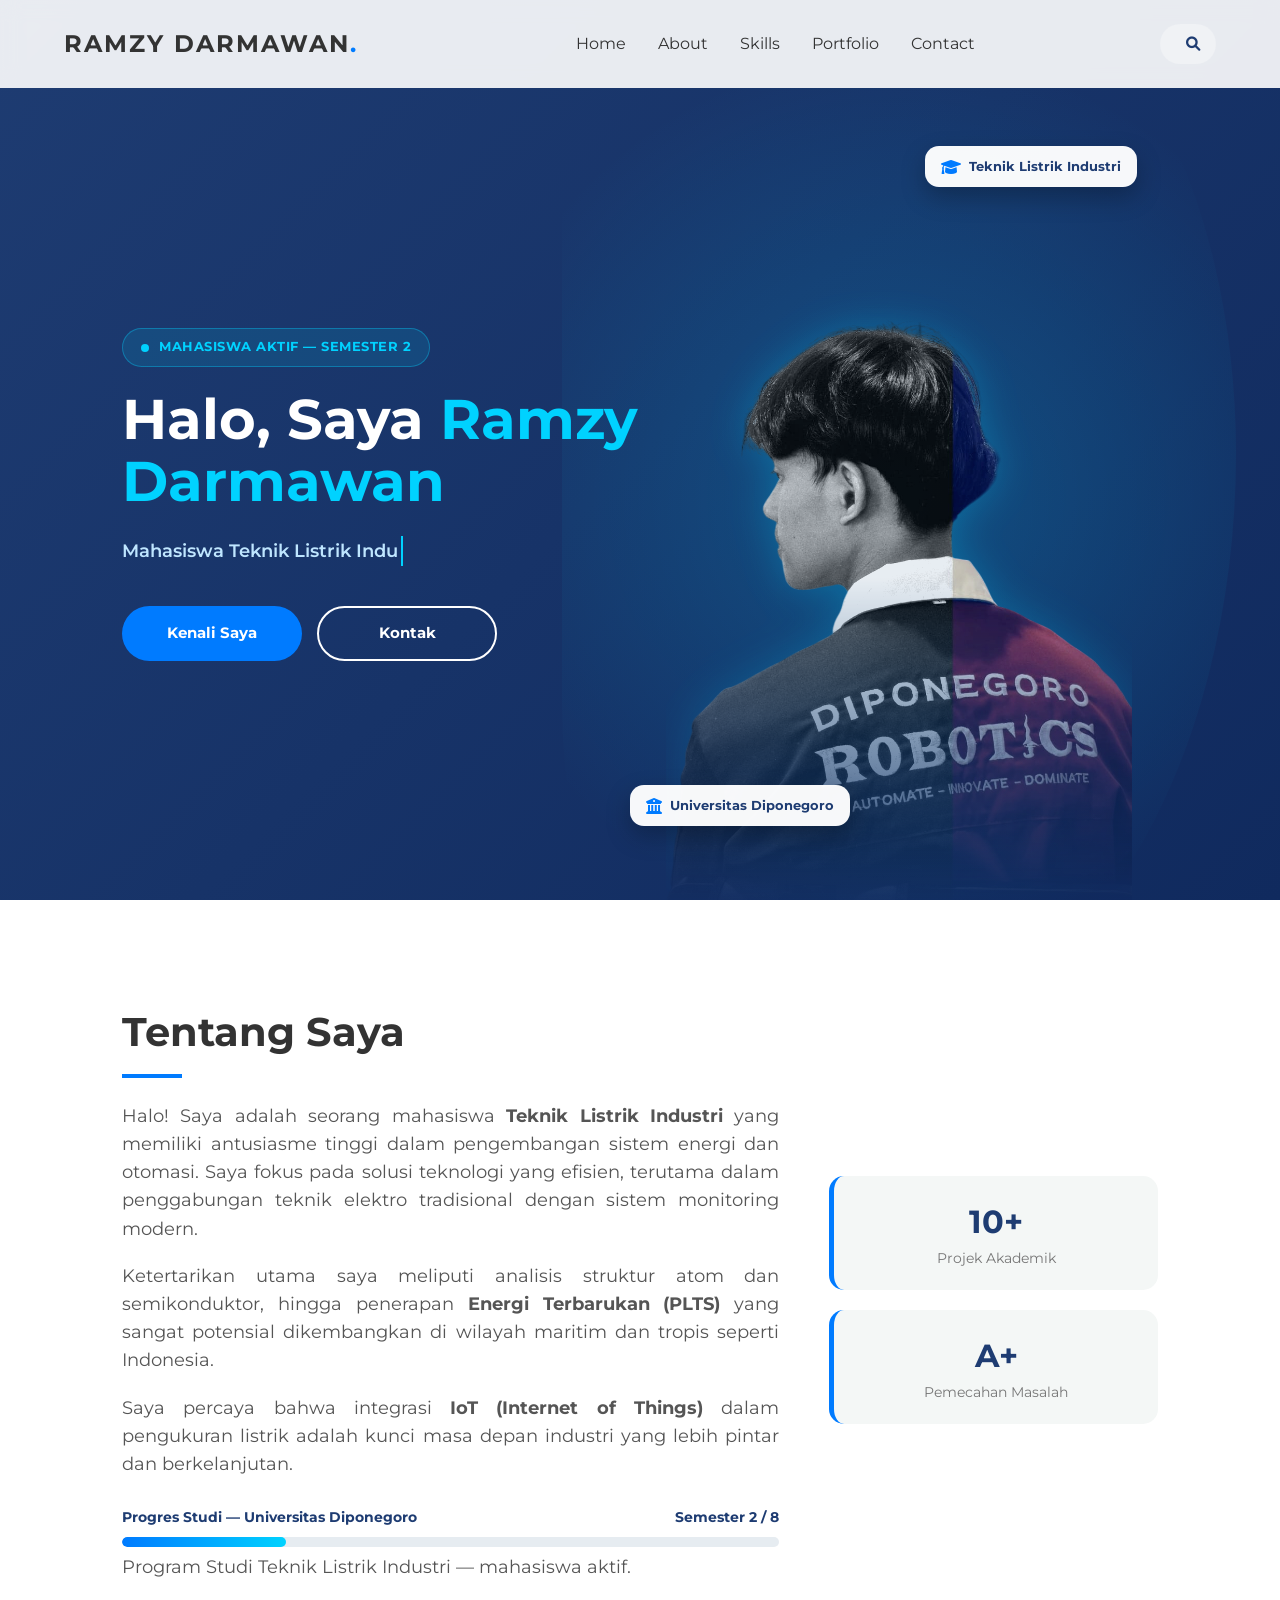
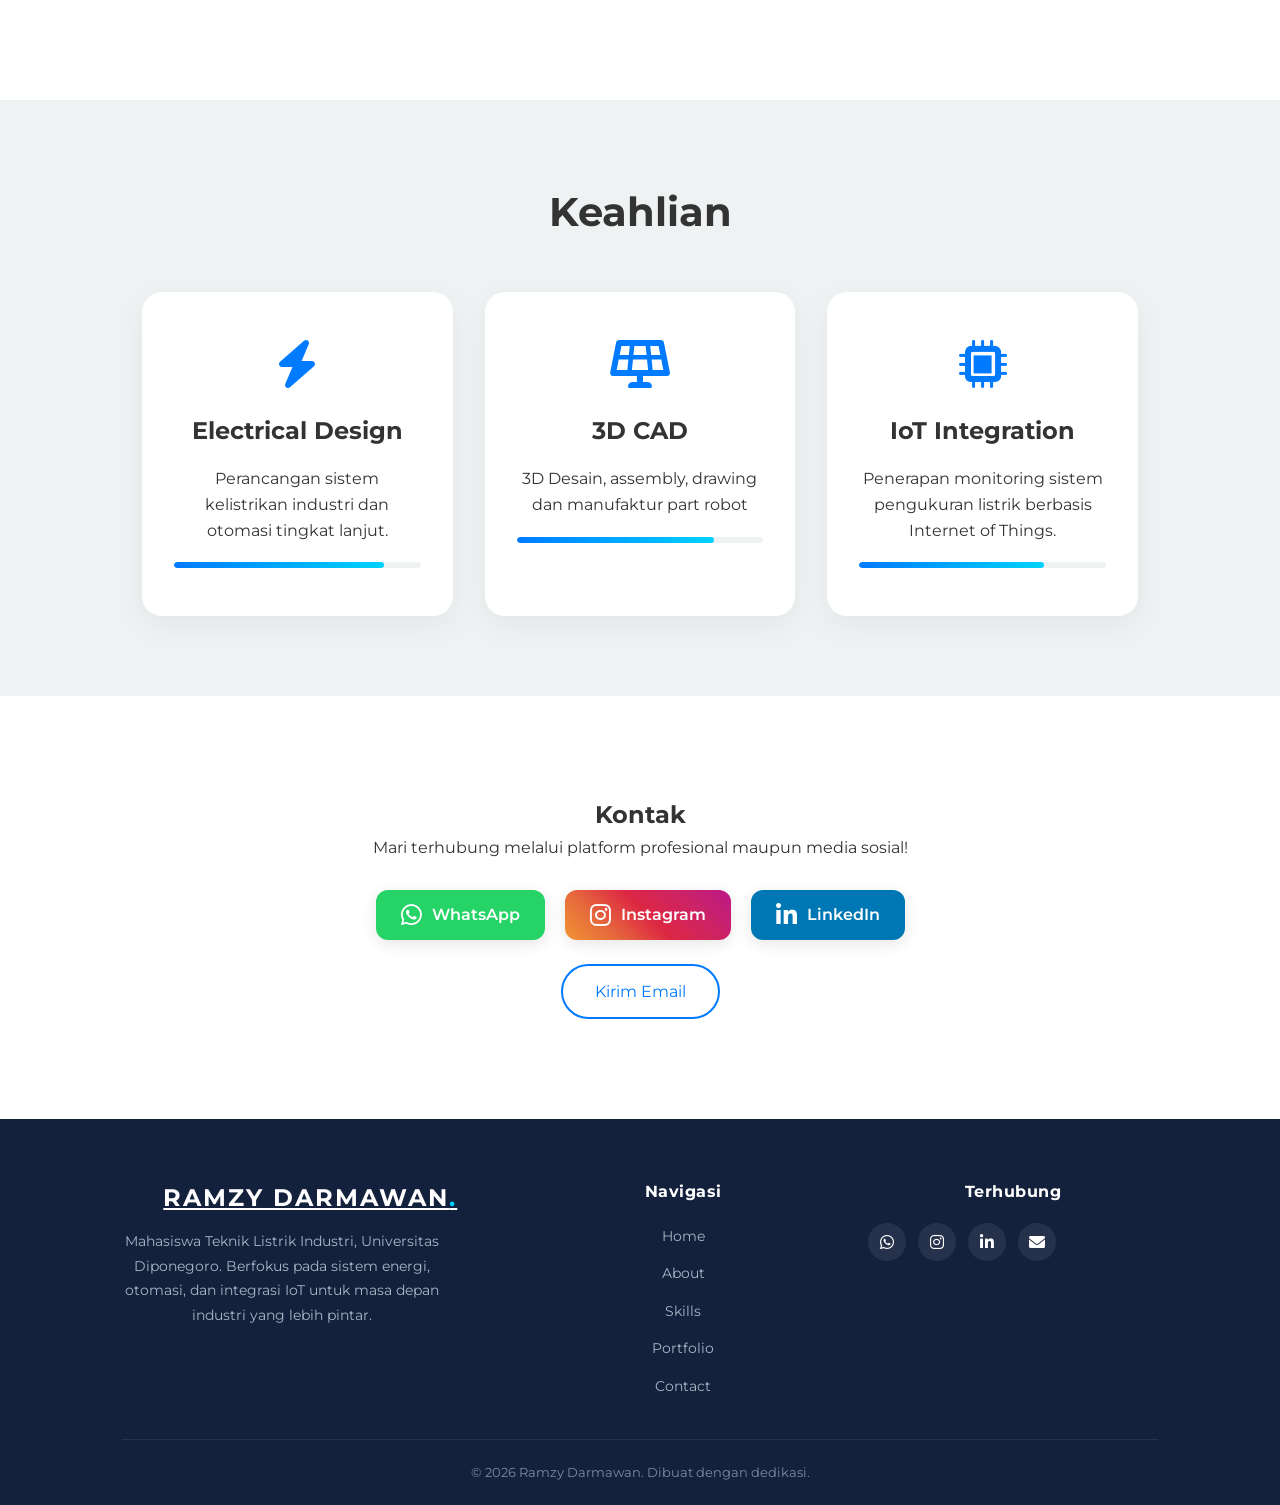
<file: index.html>
<!DOCTYPE html>
<html lang="id">
<head>
    <meta charset="UTF-8">
    <meta name="viewport" content="width=device-width, initial-scale=1.0">
    <title>Ramzy Darmawan | Teknik Listrik Industri</title>

    <link rel="stylesheet" href="https://cdnjs.cloudflare.com/ajax/libs/font-awesome/6.0.0/css/all.min.css">
    <link rel="stylesheet" href="assets/css/style.css">
    <link href="https://fonts.googleapis.com/css2?family=Montserrat:wght@300;400;700&display=swap" rel="stylesheet">
</head>
<body>
    <div id="preloader">
        <div class="loader">
            <div class="circle"></div>
            <div class="line"></div>
            <p>Loading<span>.</span><span>.</span><span>.</span></p>
        </div>
    </div>

    <nav>
        <div class="logo">RAMZY DARMAWAN<span>.</span></div>
        <ul class="nav-links">
            <li><a href="#home">Home</a></li>
            <li><a href="#about">About</a></li>
            <li><a href="#skills">Skills</a></li>
            <li><a href="portofolio.html">Portfolio</a></li>
            <li><a href="#contact">Contact</a></li>
        </ul>
        <div class="search-container">
            <input type="text" id="search-input" placeholder="Cari proyek, sertifikat...">
            <button id="search-btn"><i class="fas fa-search"></i></button>
        </div>
    </nav>

    <section id="home" class="hero">
        <div class="container hero-container">
            <div class="hero-content">
                <div class="hero-badge"><span class="dot"></span> Mahasiswa Aktif &mdash; Semester 2</div>
                <h1>Halo, Saya <span class="highlight">Ramzy Darmawan</span></h1>
                <p class="hero-role"><span id="hero-role-text"></span><span class="cursor">&nbsp;</span></p>
                <div class="hero-btns">
                    <a href="#about" class="btn">Kenali Saya</a>
                    <a href="#contact" class="btn-outline-white">Kontak</a>
                </div>
            </div>

            <div class="hero-image-wrapper">
                <div class="abstract-shape"></div>
                <img src="assets/img/foto-saya.png" alt="Foto Ramzy Darmawan" class="hero-img">
                <div class="hero-floating-chip chip-1"><i class="fas fa-graduation-cap"></i> Teknik Listrik Industri</div>
                <div class="hero-floating-chip chip-2"><i class="fas fa-university"></i> Universitas Diponegoro</div>
            </div>
        </div>
    </section>

    <section id="about" class="about">
        <div class="container">
            <div class="about-flex">
                <div class="about-text">
                    <h2>Tentang Saya</h2>
                    <p>Halo! Saya adalah seorang mahasiswa <strong>Teknik Listrik Industri</strong> yang memiliki antusiasme tinggi dalam pengembangan sistem energi dan otomasi. Saya fokus pada solusi teknologi yang efisien, terutama dalam penggabungan teknik elektro tradisional dengan sistem monitoring modern.</p>
                    <p>Ketertarikan utama saya meliputi analisis struktur atom dan semikonduktor, hingga penerapan <strong>Energi Terbarukan (PLTS)</strong> yang sangat potensial dikembangkan di wilayah maritim dan tropis seperti Indonesia.</p>
                    <p>Saya percaya bahwa integrasi <strong>IoT (Internet of Things)</strong> dalam pengukuran listrik adalah kunci masa depan industri yang lebih pintar dan berkelanjutan.</p>

                    <div class="about-progress">
                        <div class="about-progress-label">
                            <span>Progres Studi &mdash; Universitas Diponegoro</span>
                            <span>Semester 2 / 8</span>
                        </div>
                        <div class="about-progress-bar">
                            <div class="about-progress-fill"></div>
                        </div>
                        <p class="about-progress-note">Program Studi Teknik Listrik Industri &mdash; mahasiswa aktif.</p>
                    </div>
                </div>
                <div class="about-stats">
                    <div class="stat-item">
                        <span>10+</span>
                        <p>Projek Akademik</p>
                    </div>
                    <div class="stat-item">
                        <span>A+</span>
                        <p>Pemecahan Masalah</p>
                    </div>
                </div>
            </div>
        </div>
    </section>

    <section id="skills" class="skills">
        <div class="container">
            <h2>Keahlian</h2>
            <div class="skills-grid">
                <div class="skill-card" style="--meter: 85%;">
                    <i class="fas fa-bolt"></i>
                    <h3>Electrical Design</h3>
                    <p>Perancangan sistem kelistrikan industri dan otomasi tingkat lanjut.</p>
                    <div class="skill-meter"><div class="skill-meter-fill"></div></div>
                </div>
                <div class="skill-card" style="--meter: 80%;">
                    <i class="fas fa-solar-panel"></i>
                    <h3>3D CAD</h3>
                    <p>3D Desain, assembly, drawing dan manufaktur part robot</p>
                    <div class="skill-meter"><div class="skill-meter-fill"></div></div>
                </div>
                <div class="skill-card" style="--meter: 75%;">
                    <i class="fas fa-microchip"></i>
                    <h3>IoT Integration</h3>
                    <p>Penerapan monitoring sistem pengukuran listrik berbasis Internet of Things.</p>
                    <div class="skill-meter"><div class="skill-meter-fill"></div></div>
                </div>
            </div>
        </div>
    </section>

    <section id="contact" class="contact">
        <div class="container">
            <h2>Kontak</h2>
            <p>Mari terhubung melalui platform profesional maupun media sosial!</p>

            <div class="social-links">
                <a href="https://wa.me/6288289019614" target="_blank" class="social-icon whatsapp">
                    <i class="fab fa-whatsapp"></i>
                    <span>WhatsApp</span>
                </a>

                <a href="https://instagram.com/ramzydrrmwn" target="_blank" class="social-icon instagram">
                    <i class="fab fa-instagram"></i>
                    <span>Instagram</span>
                </a>

                <a href="https://www.linkedin.com/in/ramzy-darmawan-42769236a?utm_source=share_via&utm_content=profile&utm_medium=member_android" target="_blank" class="social-icon linkedin">
                    <i class="fab fa-linkedin-in"></i>
                    <span>LinkedIn</span>
                </a>
            </div>

            <div class="email-direct">
                <a href="mailto:ramzydarmawan0@gmail.com" class="btn-outline">Kirim Email</a>
            </div>
        </div>
    </section>

    <footer class="site-footer">
        <div class="container">
            <div class="footer-grid">
                <div class="footer-brand">
                    <a href="index.html" class="logo">RAMZY DARMAWAN<span>.</span></a>
                    <p>Mahasiswa Teknik Listrik Industri, Universitas Diponegoro. Berfokus pada sistem energi, otomasi, dan integrasi IoT untuk masa depan industri yang lebih pintar.</p>
                </div>
                <div class="footer-col">
                    <h4>Navigasi</h4>
                    <ul class="footer-nav-links">
                        <li><a href="#home">Home</a></li>
                        <li><a href="#about">About</a></li>
                        <li><a href="#skills">Skills</a></li>
                        <li><a href="portofolio.html">Portfolio</a></li>
                        <li><a href="#contact">Contact</a></li>
                    </ul>
                </div>
                <div class="footer-col">
                    <h4>Terhubung</h4>
                    <div class="footer-social">
                        <a href="https://wa.me/6288289019614" target="_blank" aria-label="WhatsApp"><i class="fab fa-whatsapp"></i></a>
                        <a href="https://instagram.com/ramzydrrmwn" target="_blank" aria-label="Instagram"><i class="fab fa-instagram"></i></a>
                        <a href="https://www.linkedin.com/in/ramzy-darmawan-42769236a" target="_blank" aria-label="LinkedIn"><i class="fab fa-linkedin-in"></i></a>
                        <a href="mailto:ramzydarmawan0@gmail.com" aria-label="Email"><i class="fas fa-envelope"></i></a>
                    </div>
                </div>
            </div>
            <div class="footer-bottom">
                &copy; 2026 Ramzy Darmawan. Dibuat dengan dedikasi.
            </div>
        </div>
    </footer>

    <script src="assets/js/search-data.js"></script>
    <script src="assets/js/script.js"></script>
</body>
</html>
</file>
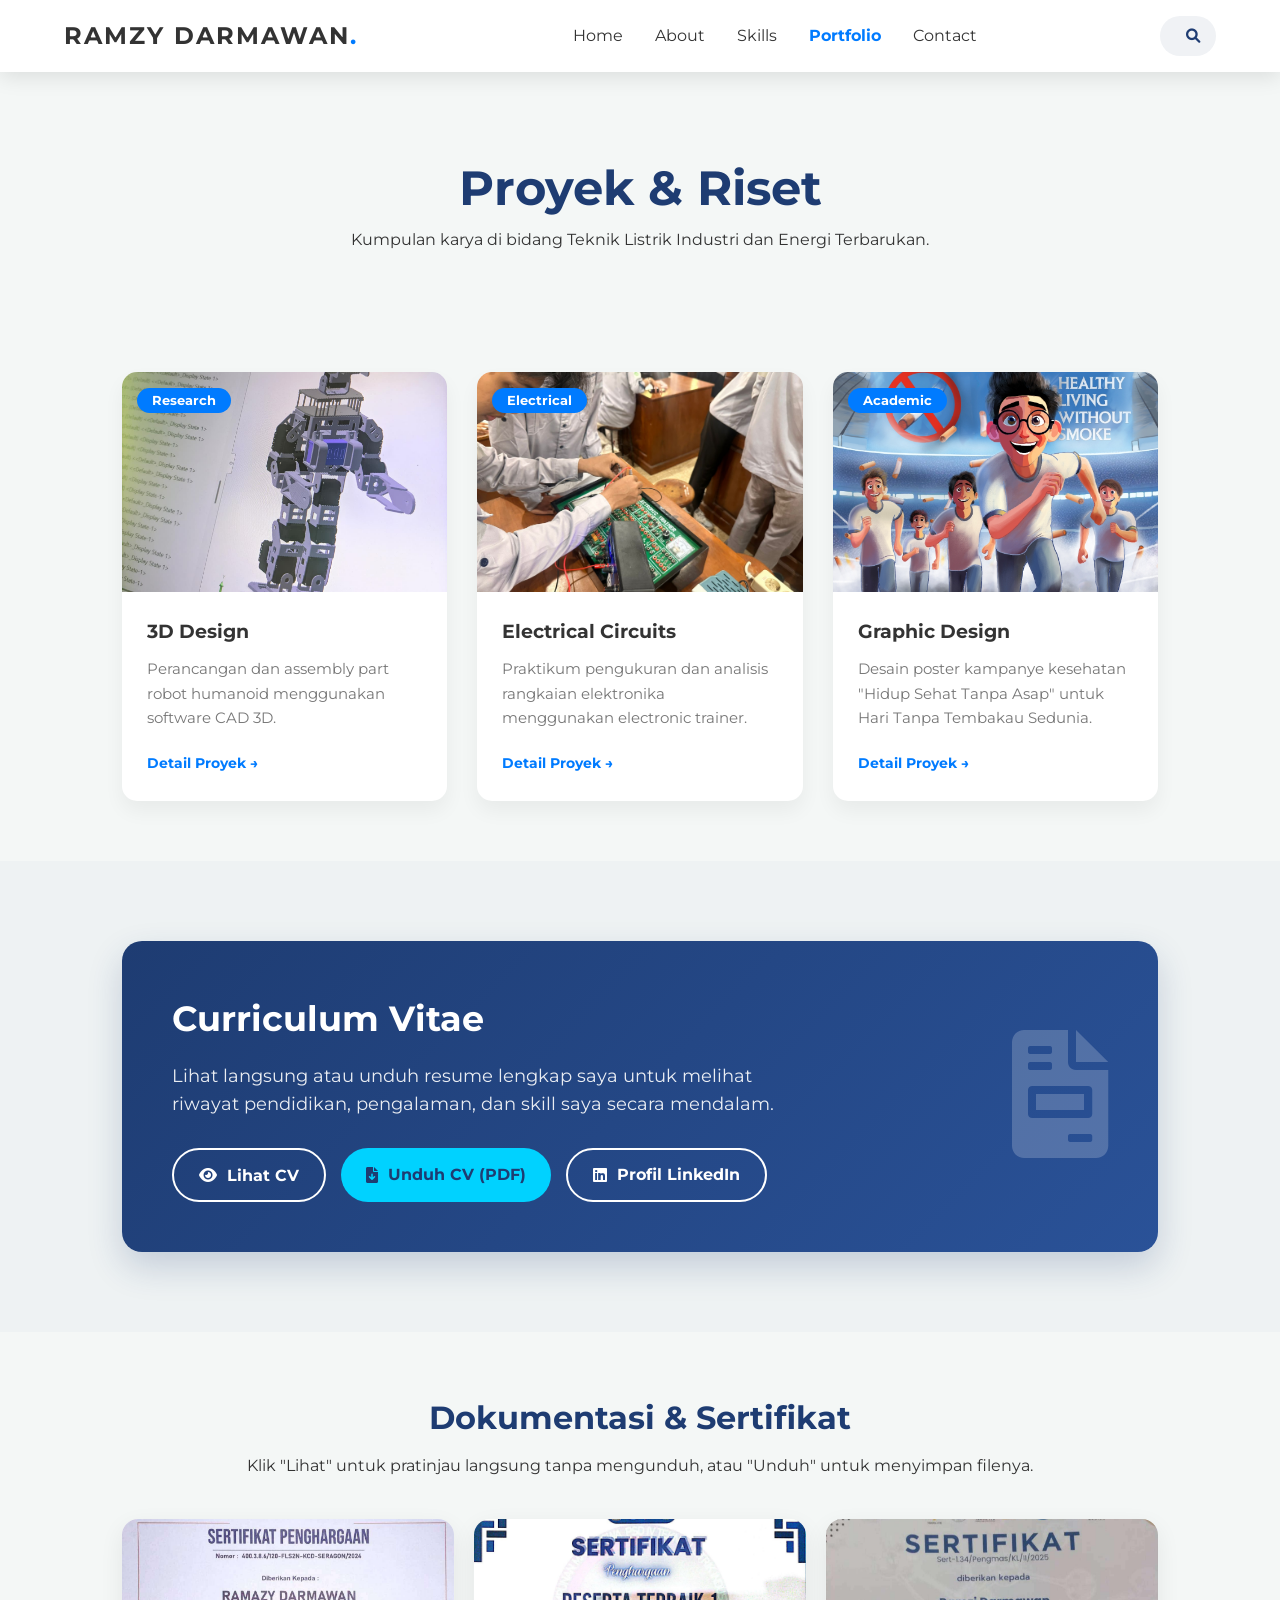
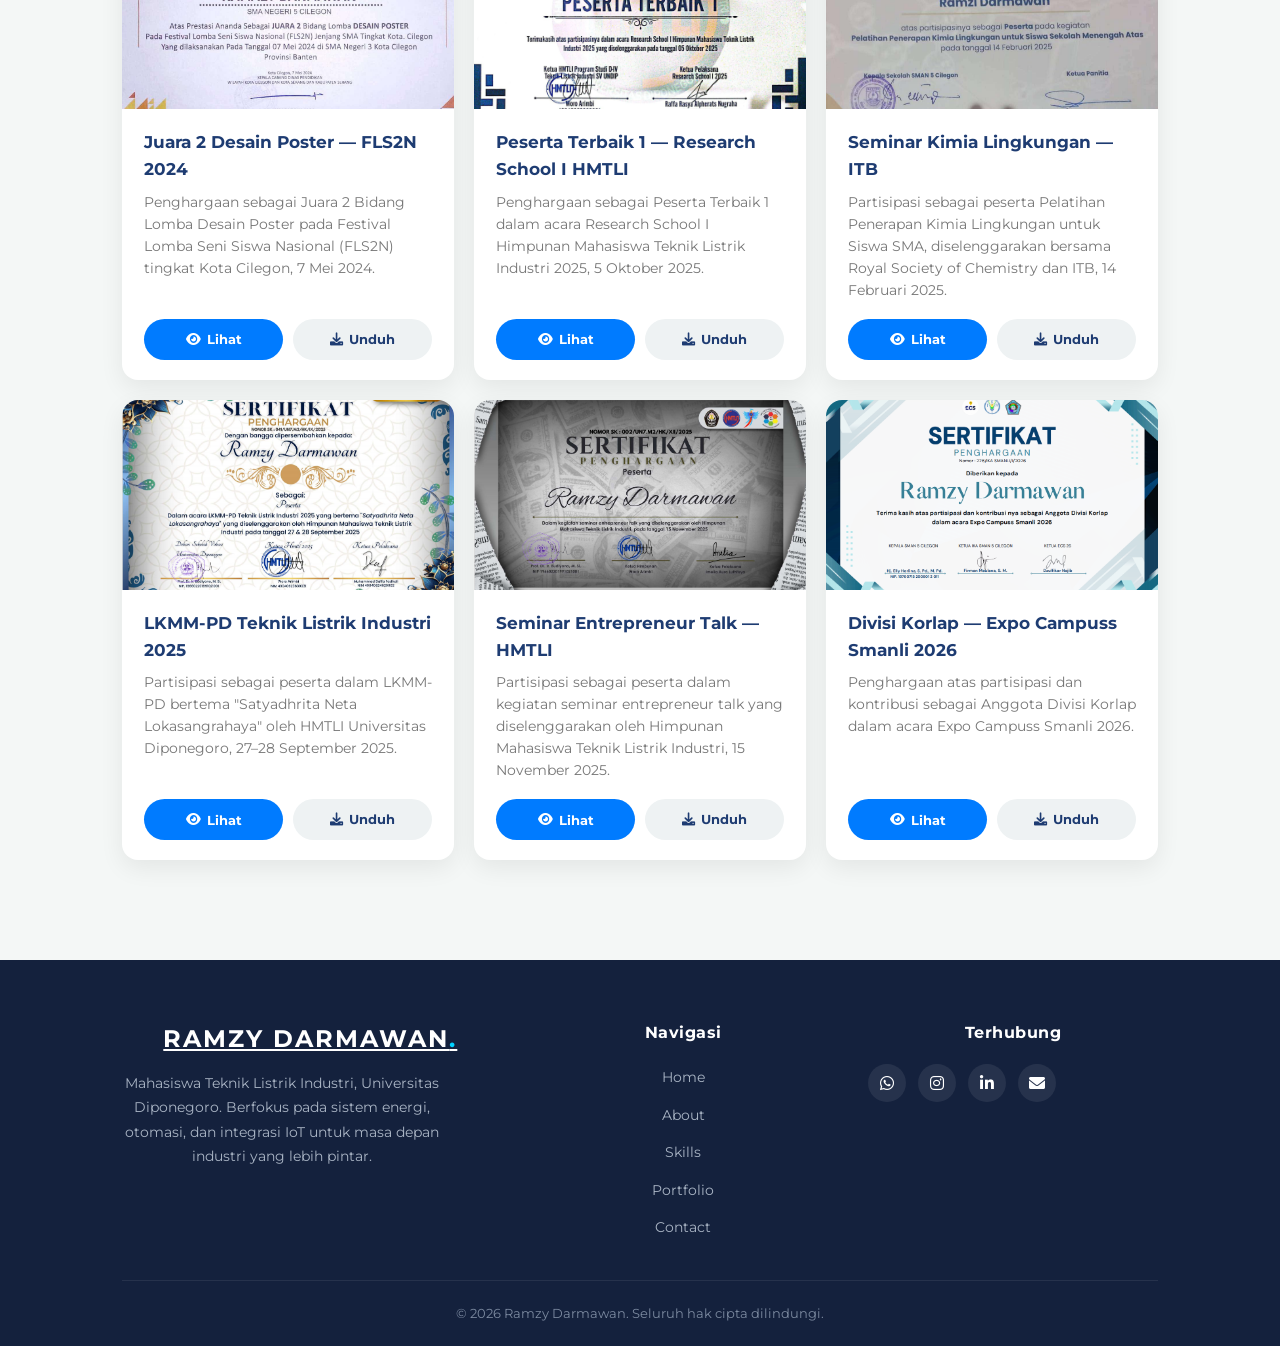
<file: portofolio.html>
<!DOCTYPE html>
<html lang="id">
<head>
    <meta charset="UTF-8">
    <meta name="viewport" content="width=device-width, initial-scale=1.0">
    <title>Portofolio Proyek | Ramzy Darmawan</title>
    <link rel="stylesheet" href="https://cdnjs.cloudflare.com/ajax/libs/font-awesome/6.0.0/css/all.min.css">
    <link rel="stylesheet" href="assets/css/style.css">
    <link href="https://fonts.googleapis.com/css2?family=Montserrat:wght@300;400;700&display=swap" rel="stylesheet">
</head>
<body class="portofolio-page">
    <div id="preloader">
        <div class="loader">
            <div class="circle"></div>
            <div class="line"></div>
            <p>Loading<span>.</span><span>.</span><span>.</span></p>
        </div>
    </div>

    <nav class="nav-active force-active">
        <div class="logo">RAMZY DARMAWAN<span>.</span></div>
        <ul class="nav-links">
            <li><a href="index.html">Home</a></li>
            <li><a href="index.html#about">About</a></li>
            <li><a href="index.html#skills">Skills</a></li>
            <li><a href="portofolio.html" class="active-link">Portfolio</a></li>
            <li><a href="index.html#contact">Contact</a></li>
        </ul>
        <div class="search-container">
            <input type="text" id="search-input" placeholder="Cari proyek, sertifikat...">
            <button id="search-btn"><i class="fas fa-search"></i></button>
        </div>
    </nav>

    <header class="portofolio-header">
        <div class="container">
            <h1>Proyek & Riset</h1>
            <p>Kumpulan karya di bidang Teknik Listrik Industri dan Energi Terbarukan.</p>
        </div>
    </header>

    <section class="portofolio-grid-section">
        <div class="container">
            <div class="portofolio-grid">

                <div class="portofolio-card">
                    <div class="card-image">
                        <img src="assets/img/robot-1.jpeg" alt="3D Design Robot Humanoid">
                        <div class="card-overlay">
                            <span>Research</span>
                        </div>
                    </div>
                    <div class="card-info">
                        <h3>3D Design</h3>
                        <p>Perancangan dan assembly part robot humanoid menggunakan software CAD 3D.</p>
                        <a href="proyek-3d-design.html" class="read-more">Detail Proyek &rarr;</a>
                    </div>
                </div>

                <div class="portofolio-card">
                    <div class="card-image">
                        <img src="assets/img/listrik-1.jpeg" alt="Praktikum Rangkaian Listrik">
                        <div class="card-overlay">
                            <span>Electrical</span>
                        </div>
                    </div>
                    <div class="card-info">
                        <h3>Electrical Circuits</h3>
                        <p>Praktikum pengukuran dan analisis rangkaian elektronika menggunakan electronic trainer.</p>
                        <a href="proyek-electrical.html" class="read-more">Detail Proyek &rarr;</a>
                    </div>
                </div>

                <div class="portofolio-card">
                    <div class="card-image">
                        <img src="assets/img/poster-1.jpeg" alt="Poster Hidup Sehat Tanpa Asap">
                        <div class="card-overlay">
                            <span>Academic</span>
                        </div>
                    </div>
                    <div class="card-info">
                        <h3>Graphic Design</h3>
                        <p>Desain poster kampanye kesehatan "Hidup Sehat Tanpa Asap" untuk Hari Tanpa Tembakau Sedunia.</p>
                        <a href="proyek-graphic-design.html" class="read-more">Detail Proyek &rarr;</a>
                    </div>
                </div>

            </div>
        </div>
    </section>

    <section class="cv-section" id="cv">
        <div class="container">
            <div class="cv-box">
                <div class="cv-content">
                    <h2>Curriculum Vitae</h2>
                    <p>Lihat langsung atau unduh resume lengkap saya untuk melihat riwayat pendidikan, pengalaman, dan skill saya secara mendalam.</p>

                    <div class="cv-actions">
                        <button class="btn-cv-view"
                                data-view
                                data-view-type="pdf"
                                data-view-src="assets/docs/CV-Ramzy-Darmawan.pdf"
                                data-view-title="Curriculum Vitae — Ramzy Darmawan"
                                data-view-download="CV-Ramzy-Darmawan.pdf">
                            <i class="fas fa-eye"></i> Lihat CV
                        </button>
                        <a href="assets/docs/CV-Ramzy-Darmawan.pdf" download="CV-Ramzy-Darmawan.pdf" class="btn-cv">
                            <i class="fas fa-file-download"></i> Unduh CV (PDF)
                        </a>
                        <a href="https://www.linkedin.com/in/ramzy-darmawan-42769236a?utm_source=share_via&utm_content=profile&utm_medium=member_android" target="_blank" class="btn-cv-outline">
                            <i class="fab fa-linkedin"></i> Profil LinkedIn
                        </a>
                    </div>
                </div>

                <div class="cv-icon">
                    <i class="fas fa-file-invoice"></i>
                </div>
            </div>
        </div>
    </section>

    <section class="gallery-download" id="sertifikat">
        <div class="container">
            <div class="gallery-title">
                <h2>Dokumentasi & Sertifikat</h2>
                <p>Klik "Lihat" untuk pratinjau langsung tanpa mengunduh, atau "Unduh" untuk menyimpan filenya.</p>
            </div>

            <div class="gallery-grid cert-grid">

                <div class="cert-card">
                    <div class="cert-thumb"
                         data-view
                         data-view-type="image"
                         data-view-src="assets/img/sertifikat-fls2n.jpeg"
                         data-view-title="Juara 2 Desain Poster — FLS2N 2024"
                         data-view-download="Sertifikat-FLS2N-Ramzy-Darmawan.jpeg">
                        <img src="assets/img/sertifikat-fls2n.jpeg" alt="Sertifikat Juara 2 Desain Poster FLS2N 2024">
                        <div class="cert-view-hint"><i class="fas fa-eye"></i> Klik untuk melihat</div>
                    </div>
                    <div class="cert-info">
                        <h3>Juara 2 Desain Poster — FLS2N 2024</h3>
                        <p>Penghargaan sebagai Juara 2 Bidang Lomba Desain Poster pada Festival Lomba Seni Siswa Nasional (FLS2N) tingkat Kota Cilegon, 7 Mei 2024.</p>
                        <div class="cert-actions">
                            <button class="cert-btn cert-btn-view"
                                    data-view
                                    data-view-type="image"
                                    data-view-src="assets/img/sertifikat-fls2n.jpeg"
                                    data-view-title="Juara 2 Desain Poster — FLS2N 2024"
                                    data-view-download="Sertifikat-FLS2N-Ramzy-Darmawan.jpeg">
                                <i class="fas fa-eye"></i> Lihat
                            </button>
                            <a href="assets/img/sertifikat-fls2n.jpeg" download="Sertifikat-FLS2N-Ramzy-Darmawan.jpeg" class="cert-btn cert-btn-download">
                                <i class="fas fa-download"></i> Unduh
                            </a>
                        </div>
                    </div>
                </div>

                <div class="cert-card">
                    <div class="cert-thumb"
                         data-view
                         data-view-type="image"
                         data-view-src="assets/img/sertifikat-terbaik1.jpeg"
                         data-view-title="Peserta Terbaik 1 — Research School I HMTLI 2025"
                         data-view-download="Sertifikat-Terbaik1-Ramzy-Darmawan.jpeg">
                        <img src="assets/img/sertifikat-terbaik1.jpeg" alt="Sertifikat Peserta Terbaik 1 Research School HMTLI">
                        <div class="cert-view-hint"><i class="fas fa-eye"></i> Klik untuk melihat</div>
                    </div>
                    <div class="cert-info">
                        <h3>Peserta Terbaik 1 — Research School I HMTLI</h3>
                        <p>Penghargaan sebagai Peserta Terbaik 1 dalam acara Research School I Himpunan Mahasiswa Teknik Listrik Industri 2025, 5 Oktober 2025.</p>
                        <div class="cert-actions">
                            <button class="cert-btn cert-btn-view"
                                    data-view
                                    data-view-type="image"
                                    data-view-src="assets/img/sertifikat-terbaik1.jpeg"
                                    data-view-title="Peserta Terbaik 1 — Research School I HMTLI 2025"
                                    data-view-download="Sertifikat-Terbaik1-Ramzy-Darmawan.jpeg">
                                <i class="fas fa-eye"></i> Lihat
                            </button>
                            <a href="assets/img/sertifikat-terbaik1.jpeg" download="Sertifikat-Terbaik1-Ramzy-Darmawan.jpeg" class="cert-btn cert-btn-download">
                                <i class="fas fa-download"></i> Unduh
                            </a>
                        </div>
                    </div>
                </div>

                <div class="cert-card">
                    <div class="cert-thumb"
                         data-view
                         data-view-type="image"
                         data-view-src="assets/img/sertifikat-seminaritb.jpeg"
                         data-view-title="Seminar Kimia Lingkungan — ITB 2025"
                         data-view-download="Sertifikat-SeminarITB-Ramzy-Darmawan.jpeg">
                        <img src="assets/img/sertifikat-seminaritb.jpeg" alt="Sertifikat Seminar Kimia Lingkungan ITB">
                        <div class="cert-view-hint"><i class="fas fa-eye"></i> Klik untuk melihat</div>
                    </div>
                    <div class="cert-info">
                        <h3>Seminar Kimia Lingkungan — ITB</h3>
                        <p>Partisipasi sebagai peserta Pelatihan Penerapan Kimia Lingkungan untuk Siswa SMA, diselenggarakan bersama Royal Society of Chemistry dan ITB, 14 Februari 2025.</p>
                        <div class="cert-actions">
                            <button class="cert-btn cert-btn-view"
                                    data-view
                                    data-view-type="image"
                                    data-view-src="assets/img/sertifikat-seminaritb.jpeg"
                                    data-view-title="Seminar Kimia Lingkungan — ITB 2025"
                                    data-view-download="Sertifikat-SeminarITB-Ramzy-Darmawan.jpeg">
                                <i class="fas fa-eye"></i> Lihat
                            </button>
                            <a href="assets/img/sertifikat-seminaritb.jpeg" download="Sertifikat-SeminarITB-Ramzy-Darmawan.jpeg" class="cert-btn cert-btn-download">
                                <i class="fas fa-download"></i> Unduh
                            </a>
                        </div>
                    </div>
                </div>

                <div class="cert-card">
                    <div class="cert-thumb"
                         data-view
                         data-view-type="image"
                         data-view-src="assets/img/sertifikat-lkmmpd.png"
                         data-view-title="LKMM-PD Teknik Listrik Industri 2025"
                         data-view-download="Sertifikat-LKMMPD-Ramzy-Darmawan.png">
                        <img src="assets/img/sertifikat-lkmmpd.png" alt="Sertifikat LKMM-PD Teknik Listrik Industri">
                        <div class="cert-view-hint"><i class="fas fa-eye"></i> Klik untuk melihat</div>
                    </div>
                    <div class="cert-info">
                        <h3>LKMM-PD Teknik Listrik Industri 2025</h3>
                        <p>Partisipasi sebagai peserta dalam LKMM-PD bertema "Satyadhrita Neta Lokasangrahaya" oleh HMTLI Universitas Diponegoro, 27&ndash;28 September 2025.</p>
                        <div class="cert-actions">
                            <button class="cert-btn cert-btn-view"
                                    data-view
                                    data-view-type="image"
                                    data-view-src="assets/img/sertifikat-lkmmpd.png"
                                    data-view-title="LKMM-PD Teknik Listrik Industri 2025"
                                    data-view-download="Sertifikat-LKMMPD-Ramzy-Darmawan.png">
                                <i class="fas fa-eye"></i> Lihat
                            </button>
                            <a href="assets/img/sertifikat-lkmmpd.png" download="Sertifikat-LKMMPD-Ramzy-Darmawan.png" class="cert-btn cert-btn-download">
                                <i class="fas fa-download"></i> Unduh
                            </a>
                        </div>
                    </div>
                </div>

                <div class="cert-card">
                    <div class="cert-thumb"
                         data-view
                         data-view-type="image"
                         data-view-src="assets/img/sertifikat-etalk.png"
                         data-view-title="Seminar Entrepreneur Talk HMTLI"
                         data-view-download="Sertifikat-EntrepreneurTalk-Ramzy-Darmawan.png">
                        <img src="assets/img/sertifikat-etalk.png" alt="Sertifikat Seminar Entrepreneur Talk">
                        <div class="cert-view-hint"><i class="fas fa-eye"></i> Klik untuk melihat</div>
                    </div>
                    <div class="cert-info">
                        <h3>Seminar Entrepreneur Talk — HMTLI</h3>
                        <p>Partisipasi sebagai peserta dalam kegiatan seminar entrepreneur talk yang diselenggarakan oleh Himpunan Mahasiswa Teknik Listrik Industri, 15 November 2025.</p>
                        <div class="cert-actions">
                            <button class="cert-btn cert-btn-view"
                                    data-view
                                    data-view-type="image"
                                    data-view-src="assets/img/sertifikat-etalk.png"
                                    data-view-title="Seminar Entrepreneur Talk HMTLI"
                                    data-view-download="Sertifikat-EntrepreneurTalk-Ramzy-Darmawan.png">
                                <i class="fas fa-eye"></i> Lihat
                            </button>
                            <a href="assets/img/sertifikat-etalk.png" download="Sertifikat-EntrepreneurTalk-Ramzy-Darmawan.png" class="cert-btn cert-btn-download">
                                <i class="fas fa-download"></i> Unduh
                            </a>
                        </div>
                    </div>
                </div>

                <div class="cert-card">
                    <div class="cert-thumb"
                         data-view
                         data-view-type="image"
                         data-view-src="assets/img/sertifikat-ecs.png"
                         data-view-title="Divisi Korlap — Expo Campuss Smanli 2026"
                         data-view-download="Sertifikat-ECS-Ramzy-Darmawan.png">
                        <img src="assets/img/sertifikat-ecs.png" alt="Sertifikat Expo Campuss Smanli">
                        <div class="cert-view-hint"><i class="fas fa-eye"></i> Klik untuk melihat</div>
                    </div>
                    <div class="cert-info">
                        <h3>Divisi Korlap — Expo Campuss Smanli 2026</h3>
                        <p>Penghargaan atas partisipasi dan kontribusi sebagai Anggota Divisi Korlap dalam acara Expo Campuss Smanli 2026.</p>
                        <div class="cert-actions">
                            <button class="cert-btn cert-btn-view"
                                    data-view
                                    data-view-type="image"
                                    data-view-src="assets/img/sertifikat-ecs.png"
                                    data-view-title="Divisi Korlap — Expo Campuss Smanli 2026"
                                    data-view-download="Sertifikat-ECS-Ramzy-Darmawan.png">
                                <i class="fas fa-eye"></i> Lihat
                            </button>
                            <a href="assets/img/sertifikat-ecs.png" download="Sertifikat-ECS-Ramzy-Darmawan.png" class="cert-btn cert-btn-download">
                                <i class="fas fa-download"></i> Unduh
                            </a>
                        </div>
                    </div>
                </div>

            </div>
        </div>
    </section>

    <!-- Modal Viewer (CV & Sertifikat) -->
    <div class="viewer-modal" id="viewer-modal">
        <div class="viewer-modal-content">
            <div class="viewer-modal-header">
                <h3 class="viewer-modal-title">Pratinjau</h3>
                <button class="viewer-modal-close" aria-label="Tutup">&times;</button>
            </div>
            <div class="viewer-modal-body"></div>
            <div class="viewer-modal-footer">
                <a href="#" class="cert-btn cert-btn-download viewer-modal-download" style="flex:none; padding: 10px 22px;">
                    <i class="fas fa-download"></i> Unduh
                </a>
            </div>
        </div>
    </div>

    <footer class="site-footer">
        <div class="container">
            <div class="footer-grid">
                <div class="footer-brand">
                    <a href="index.html" class="logo">RAMZY DARMAWAN<span>.</span></a>
                    <p>Mahasiswa Teknik Listrik Industri, Universitas Diponegoro. Berfokus pada sistem energi, otomasi, dan integrasi IoT untuk masa depan industri yang lebih pintar.</p>
                </div>
                <div class="footer-col">
                    <h4>Navigasi</h4>
                    <ul class="footer-nav-links">
                        <li><a href="index.html">Home</a></li>
                        <li><a href="index.html#about">About</a></li>
                        <li><a href="index.html#skills">Skills</a></li>
                        <li><a href="portofolio.html">Portfolio</a></li>
                        <li><a href="index.html#contact">Contact</a></li>
                    </ul>
                </div>
                <div class="footer-col">
                    <h4>Terhubung</h4>
                    <div class="footer-social">
                        <a href="https://wa.me/6288289019614" target="_blank" aria-label="WhatsApp"><i class="fab fa-whatsapp"></i></a>
                        <a href="https://instagram.com/ramzydrrmwn" target="_blank" aria-label="Instagram"><i class="fab fa-instagram"></i></a>
                        <a href="https://www.linkedin.com/in/ramzy-darmawan-42769236a" target="_blank" aria-label="LinkedIn"><i class="fab fa-linkedin-in"></i></a>
                        <a href="mailto:ramzydarmawan0@gmail.com" aria-label="Email"><i class="fas fa-envelope"></i></a>
                    </div>
                </div>
            </div>
            <div class="footer-bottom">
                &copy; 2026 Ramzy Darmawan. Seluruh hak cipta dilindungi.
            </div>
        </div>
    </footer>

    <script src="assets/js/search-data.js"></script>
    <script src="assets/js/script.js"></script>
</body>
</html>
</file>
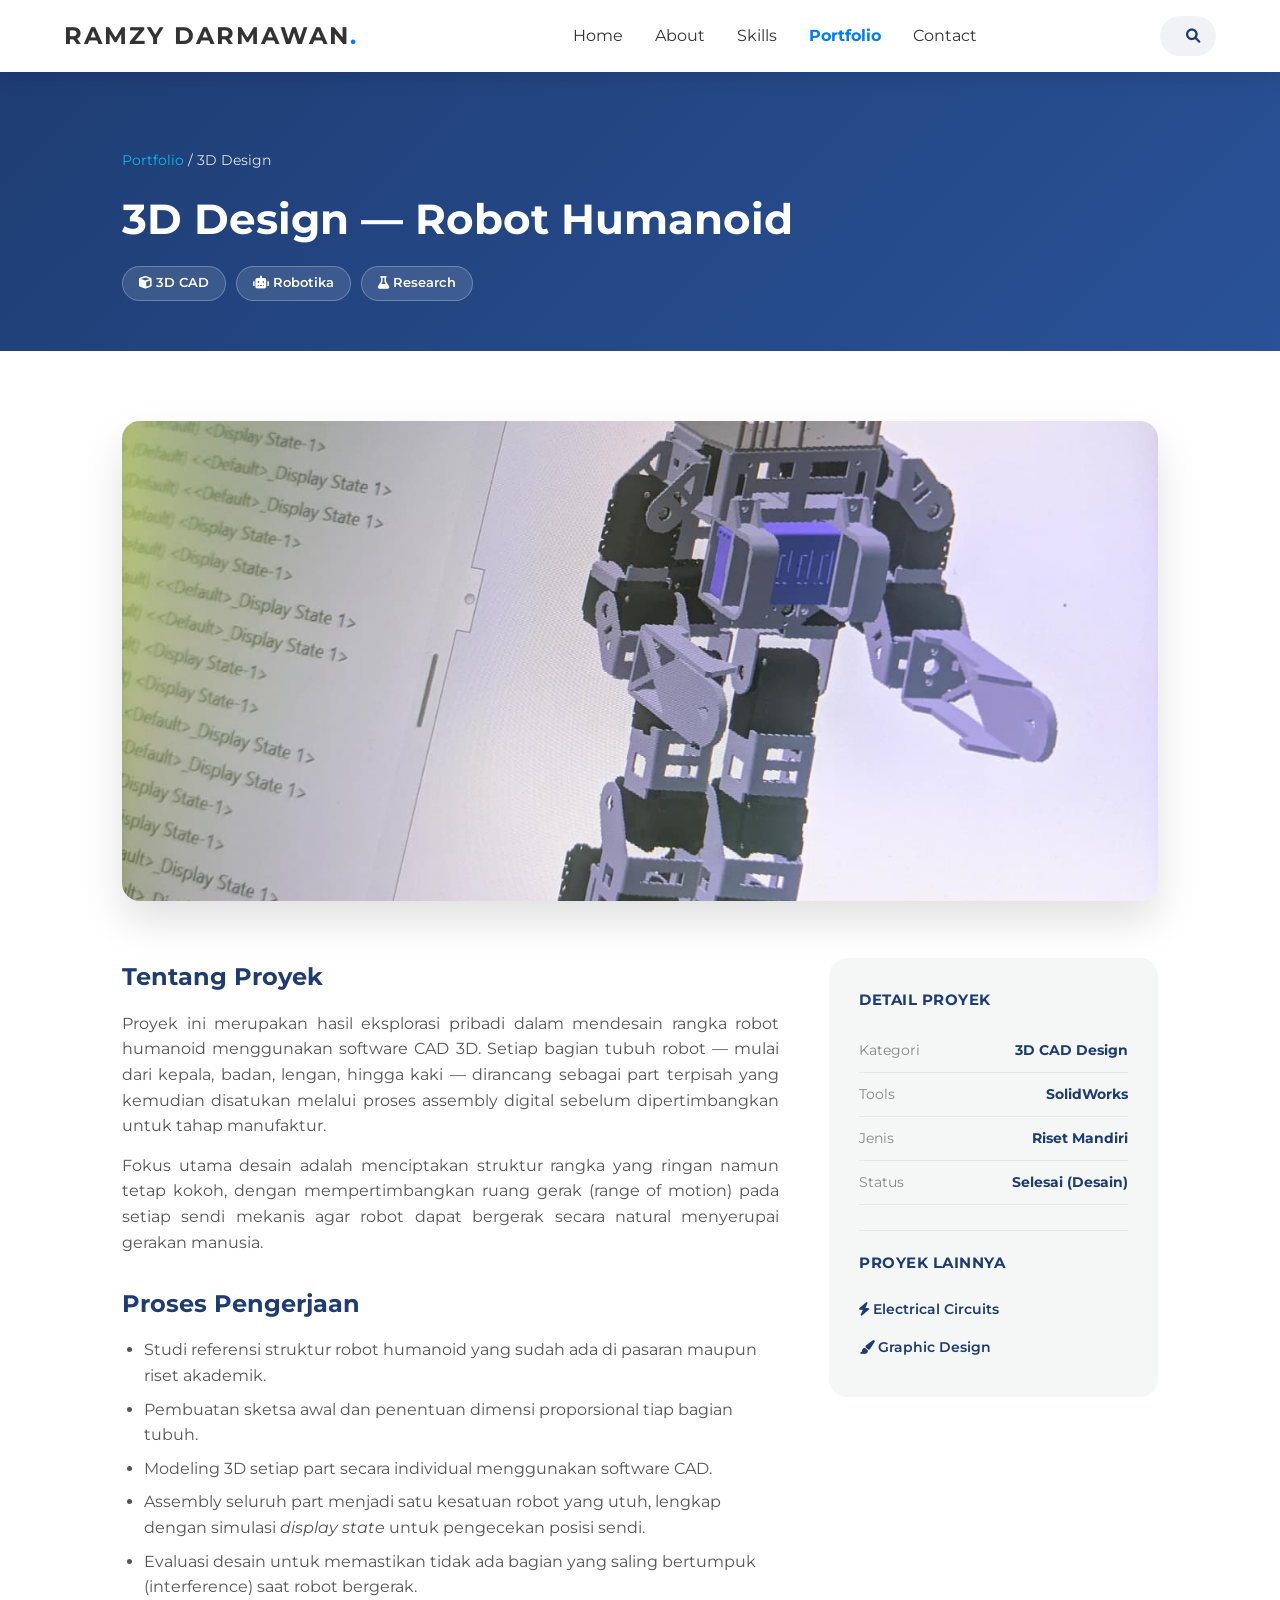
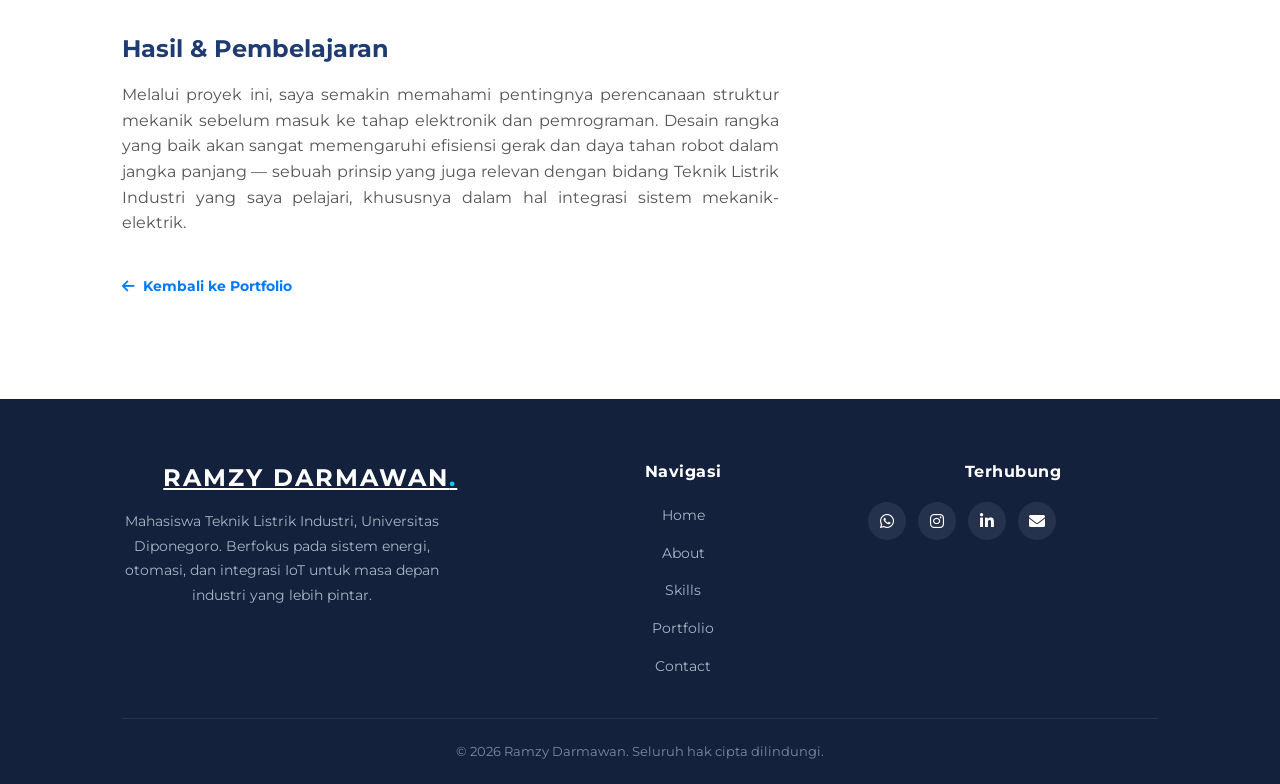
<file: proyek-3d-design.html>
<!DOCTYPE html>
<html lang="id">
<head>
    <meta charset="UTF-8">
    <meta name="viewport" content="width=device-width, initial-scale=1.0">
    <title>3D Design — Robot Humanoid | Ramzy Darmawan</title>
    <link rel="stylesheet" href="https://cdnjs.cloudflare.com/ajax/libs/font-awesome/6.0.0/css/all.min.css">
    <link rel="stylesheet" href="assets/css/style.css">
    <link href="https://fonts.googleapis.com/css2?family=Montserrat:wght@300;400;700&display=swap" rel="stylesheet">
</head>
<body class="portofolio-page">
    <div id="preloader">
        <div class="loader">
            <div class="circle"></div>
            <div class="line"></div>
            <p>Loading<span>.</span><span>.</span><span>.</span></p>
        </div>
    </div>

    <nav class="nav-active force-active">
        <div class="logo">RAMZY DARMAWAN<span>.</span></div>
        <ul class="nav-links">
            <li><a href="index.html">Home</a></li>
            <li><a href="index.html#about">About</a></li>
            <li><a href="index.html#skills">Skills</a></li>
            <li><a href="portofolio.html" class="active-link">Portfolio</a></li>
            <li><a href="index.html#contact">Contact</a></li>
        </ul>
        <div class="search-container">
            <input type="text" id="search-input" placeholder="Cari proyek, sertifikat...">
            <button id="search-btn"><i class="fas fa-search"></i></button>
        </div>
    </nav>

    <header class="project-hero">
        <div class="container">
            <p class="breadcrumb"><a href="portofolio.html">Portfolio</a> / 3D Design</p>
            <h1>3D Design — Robot Humanoid</h1>
            <div class="project-tags">
                <span><i class="fas fa-cube"></i> 3D CAD</span>
                <span><i class="fas fa-robot"></i> Robotika</span>
                <span><i class="fas fa-flask"></i> Research</span>
            </div>
        </div>
    </header>

    <section class="project-body">
        <div class="container">
            <img src="assets/img/robot-1.jpeg" alt="Desain 3D Robot Humanoid" class="project-cover">

            <div class="project-layout">
                <div class="project-main">
                    <h2>Tentang Proyek</h2>
                    <p>Proyek ini merupakan hasil eksplorasi pribadi dalam mendesain rangka robot humanoid menggunakan software CAD 3D. Setiap bagian tubuh robot &mdash; mulai dari kepala, badan, lengan, hingga kaki &mdash; dirancang sebagai part terpisah yang kemudian disatukan melalui proses assembly digital sebelum dipertimbangkan untuk tahap manufaktur.</p>
                    <p>Fokus utama desain adalah menciptakan struktur rangka yang ringan namun tetap kokoh, dengan mempertimbangkan ruang gerak (range of motion) pada setiap sendi mekanis agar robot dapat bergerak secara natural menyerupai gerakan manusia.</p>

                    <h2>Proses Pengerjaan</h2>
                    <ul>
                        <li>Studi referensi struktur robot humanoid yang sudah ada di pasaran maupun riset akademik.</li>
                        <li>Pembuatan sketsa awal dan penentuan dimensi proporsional tiap bagian tubuh.</li>
                        <li>Modeling 3D setiap part secara individual menggunakan software CAD.</li>
                        <li>Assembly seluruh part menjadi satu kesatuan robot yang utuh, lengkap dengan simulasi <em>display state</em> untuk pengecekan posisi sendi.</li>
                        <li>Evaluasi desain untuk memastikan tidak ada bagian yang saling bertumpuk (interference) saat robot bergerak.</li>
                    </ul>

                    <h2>Hasil & Pembelajaran</h2>
                    <p>Melalui proyek ini, saya semakin memahami pentingnya perencanaan struktur mekanik sebelum masuk ke tahap elektronik dan pemrograman. Desain rangka yang baik akan sangat memengaruhi efisiensi gerak dan daya tahan robot dalam jangka panjang &mdash; sebuah prinsip yang juga relevan dengan bidang Teknik Listrik Industri yang saya pelajari, khususnya dalam hal integrasi sistem mekanik-elektrik.</p>

                    <a href="portofolio.html" class="project-back-btn"><i class="fas fa-arrow-left"></i> Kembali ke Portfolio</a>
                </div>

                <aside class="project-sidebar">
                    <h4>Detail Proyek</h4>
                    <div class="project-meta-item"><span>Kategori</span><span>3D CAD Design</span></div>
                    <div class="project-meta-item"><span>Tools</span><span>SolidWorks</span></div>
                    <div class="project-meta-item"><span>Jenis</span><span>Riset Mandiri</span></div>
                    <div class="project-meta-item"><span>Status</span><span>Selesai (Desain)</span></div>

                    <div class="project-other">
                        <h4>Proyek Lainnya</h4>
                        <a href="proyek-electrical.html"><i class="fas fa-bolt"></i> Electrical Circuits</a>
                        <a href="proyek-graphic-design.html"><i class="fas fa-paint-brush"></i> Graphic Design</a>
                    </div>
                </aside>
            </div>
        </div>
    </section>

    <footer class="site-footer">
        <div class="container">
            <div class="footer-grid">
                <div class="footer-brand">
                    <a href="index.html" class="logo">RAMZY DARMAWAN<span>.</span></a>
                    <p>Mahasiswa Teknik Listrik Industri, Universitas Diponegoro. Berfokus pada sistem energi, otomasi, dan integrasi IoT untuk masa depan industri yang lebih pintar.</p>
                </div>
                <div class="footer-col">
                    <h4>Navigasi</h4>
                    <ul class="footer-nav-links">
                        <li><a href="index.html">Home</a></li>
                        <li><a href="index.html#about">About</a></li>
                        <li><a href="index.html#skills">Skills</a></li>
                        <li><a href="portofolio.html">Portfolio</a></li>
                        <li><a href="index.html#contact">Contact</a></li>
                    </ul>
                </div>
                <div class="footer-col">
                    <h4>Terhubung</h4>
                    <div class="footer-social">
                        <a href="https://wa.me/6288289019614" target="_blank" aria-label="WhatsApp"><i class="fab fa-whatsapp"></i></a>
                        <a href="https://instagram.com/ramzydrrmwn" target="_blank" aria-label="Instagram"><i class="fab fa-instagram"></i></a>
                        <a href="https://www.linkedin.com/in/ramzy-darmawan-42769236a" target="_blank" aria-label="LinkedIn"><i class="fab fa-linkedin-in"></i></a>
                        <a href="mailto:ramzydarmawan0@gmail.com" aria-label="Email"><i class="fas fa-envelope"></i></a>
                    </div>
                </div>
            </div>
            <div class="footer-bottom">
                &copy; 2026 Ramzy Darmawan. Seluruh hak cipta dilindungi.
            </div>
        </div>
    </footer>

    <script src="assets/js/search-data.js"></script>
    <script src="assets/js/script.js"></script>
</body>
</html>
</file>
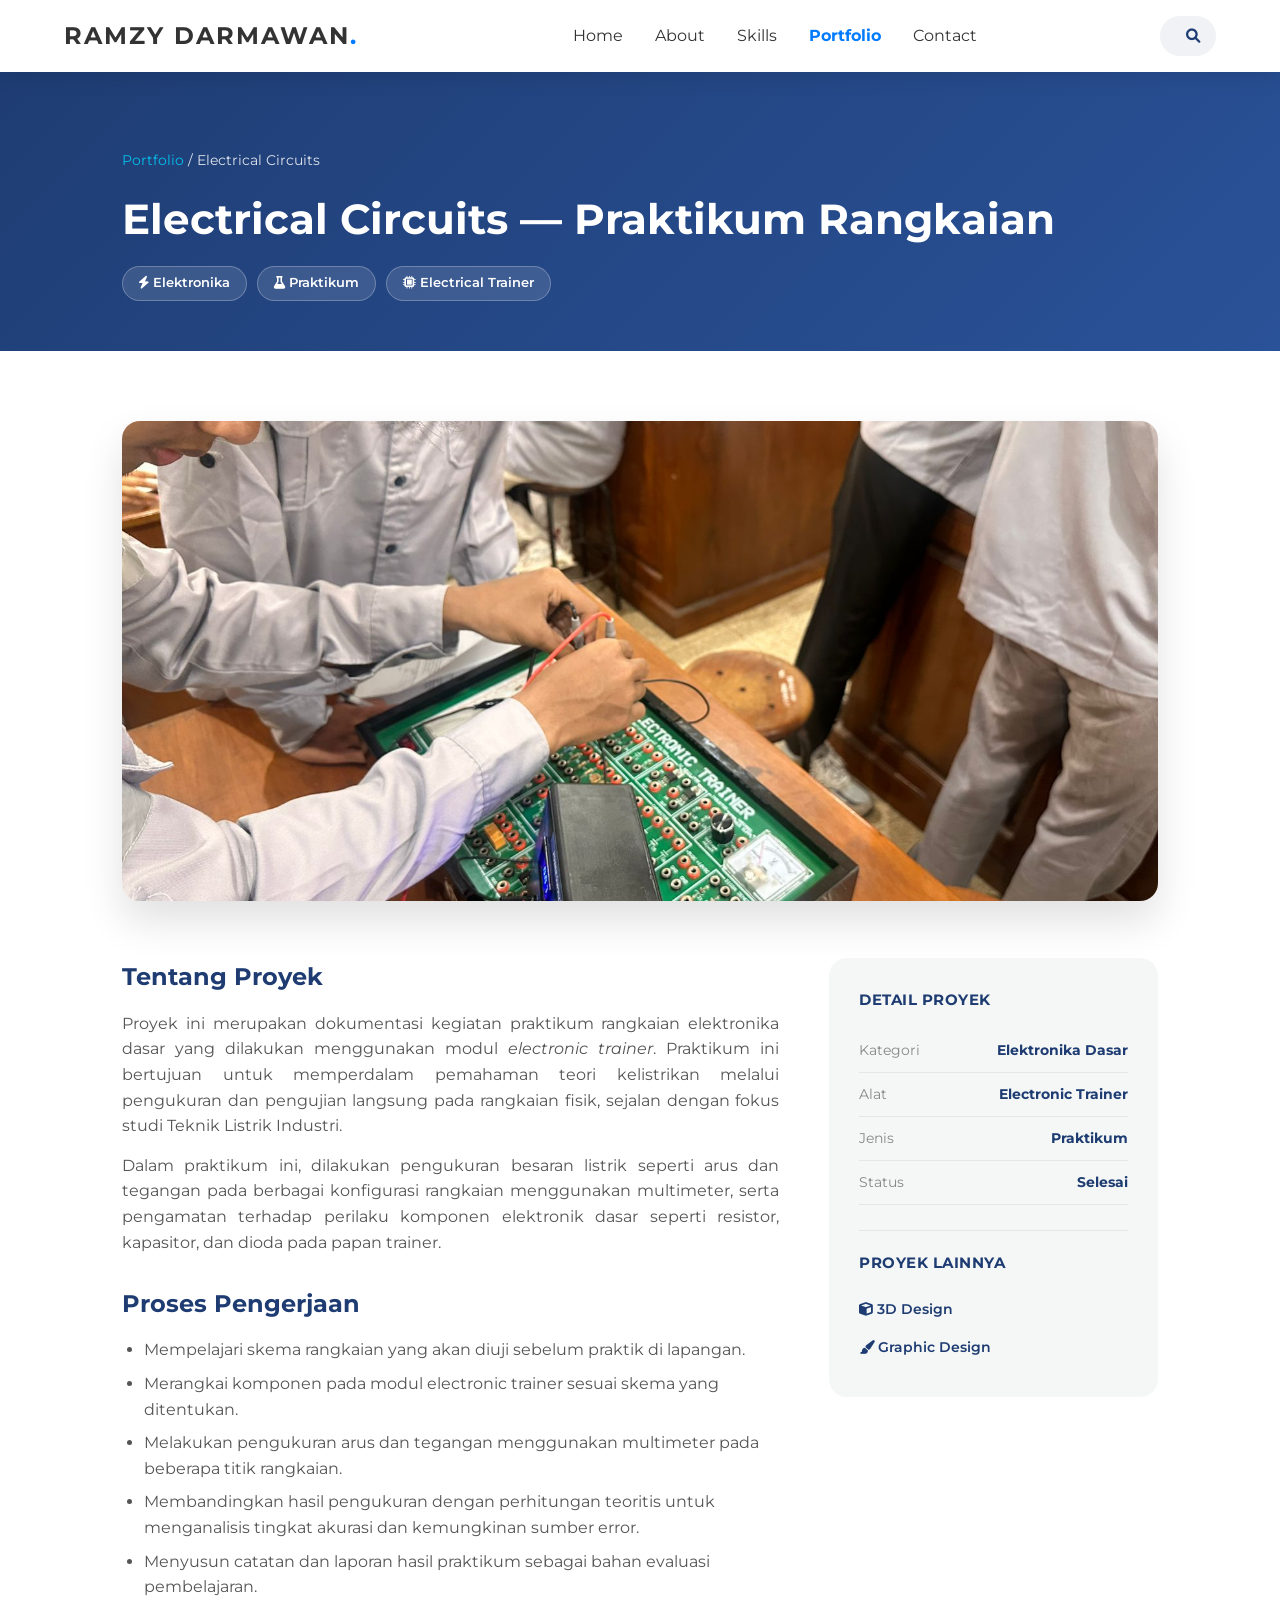
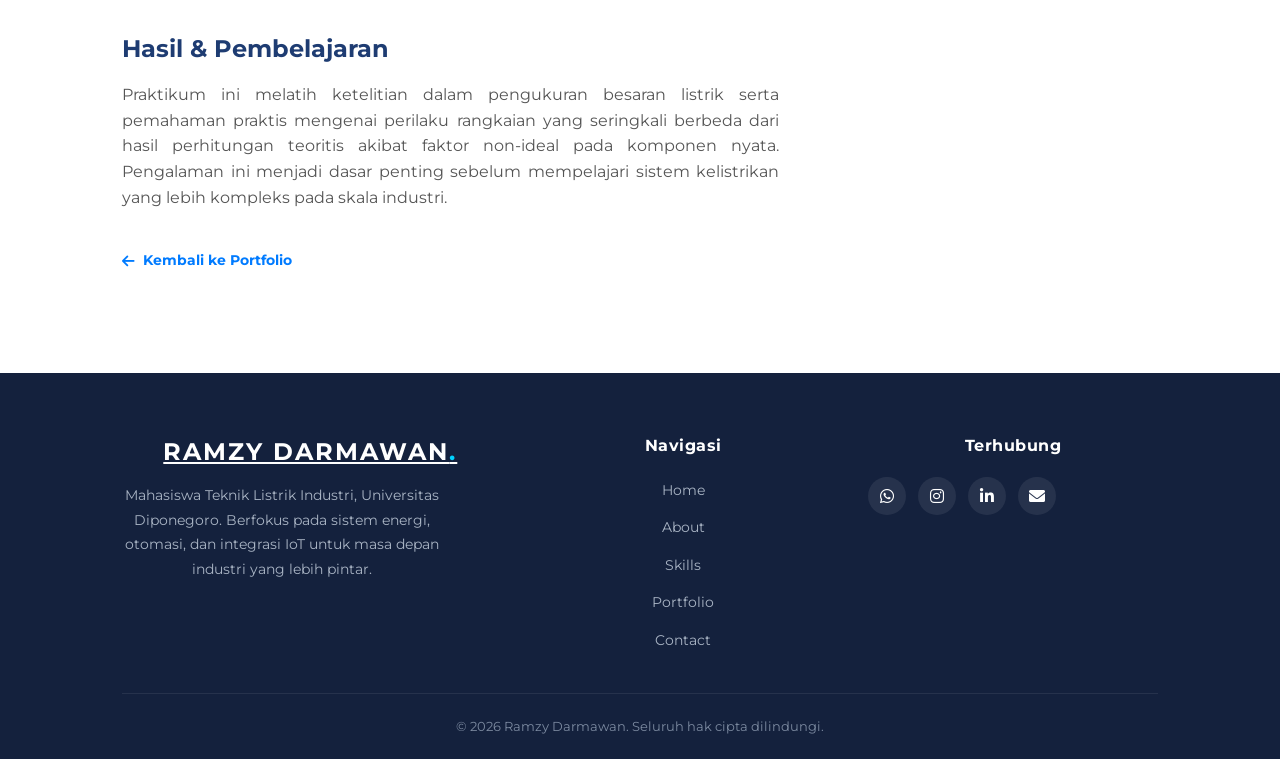
<file: proyek-electrical.html>
<!DOCTYPE html>
<html lang="id">
<head>
    <meta charset="UTF-8">
    <meta name="viewport" content="width=device-width, initial-scale=1.0">
    <title>Electrical Circuits — Praktikum Rangkaian | Ramzy Darmawan</title>
    <link rel="stylesheet" href="https://cdnjs.cloudflare.com/ajax/libs/font-awesome/6.0.0/css/all.min.css">
    <link rel="stylesheet" href="assets/css/style.css">
    <link href="https://fonts.googleapis.com/css2?family=Montserrat:wght@300;400;700&display=swap" rel="stylesheet">
</head>
<body class="portofolio-page">
    <div id="preloader">
        <div class="loader">
            <div class="circle"></div>
            <div class="line"></div>
            <p>Loading<span>.</span><span>.</span><span>.</span></p>
        </div>
    </div>

    <nav class="nav-active force-active">
        <div class="logo">RAMZY DARMAWAN<span>.</span></div>
        <ul class="nav-links">
            <li><a href="index.html">Home</a></li>
            <li><a href="index.html#about">About</a></li>
            <li><a href="index.html#skills">Skills</a></li>
            <li><a href="portofolio.html" class="active-link">Portfolio</a></li>
            <li><a href="index.html#contact">Contact</a></li>
        </ul>
        <div class="search-container">
            <input type="text" id="search-input" placeholder="Cari proyek, sertifikat...">
            <button id="search-btn"><i class="fas fa-search"></i></button>
        </div>
    </nav>

    <header class="project-hero">
        <div class="container">
            <p class="breadcrumb"><a href="portofolio.html">Portfolio</a> / Electrical Circuits</p>
            <h1>Electrical Circuits — Praktikum Rangkaian</h1>
            <div class="project-tags">
                <span><i class="fas fa-bolt"></i> Elektronika</span>
                <span><i class="fas fa-flask"></i> Praktikum</span>
                <span><i class="fas fa-microchip"></i> Electrical Trainer</span>
            </div>
        </div>
    </header>

    <section class="project-body">
        <div class="container">
            <img src="assets/img/listrik-1.jpeg" alt="Praktikum Rangkaian Listrik dengan Electronic Trainer" class="project-cover">

            <div class="project-layout">
                <div class="project-main">
                    <h2>Tentang Proyek</h2>
                    <p>Proyek ini merupakan dokumentasi kegiatan praktikum rangkaian elektronika dasar yang dilakukan menggunakan modul <em>electronic trainer</em>. Praktikum ini bertujuan untuk memperdalam pemahaman teori kelistrikan melalui pengukuran dan pengujian langsung pada rangkaian fisik, sejalan dengan fokus studi Teknik Listrik Industri.</p>
                    <p>Dalam praktikum ini, dilakukan pengukuran besaran listrik seperti arus dan tegangan pada berbagai konfigurasi rangkaian menggunakan multimeter, serta pengamatan terhadap perilaku komponen elektronik dasar seperti resistor, kapasitor, dan dioda pada papan trainer.</p>

                    <h2>Proses Pengerjaan</h2>
                    <ul>
                        <li>Mempelajari skema rangkaian yang akan diuji sebelum praktik di lapangan.</li>
                        <li>Merangkai komponen pada modul electronic trainer sesuai skema yang ditentukan.</li>
                        <li>Melakukan pengukuran arus dan tegangan menggunakan multimeter pada beberapa titik rangkaian.</li>
                        <li>Membandingkan hasil pengukuran dengan perhitungan teoritis untuk menganalisis tingkat akurasi dan kemungkinan sumber error.</li>
                        <li>Menyusun catatan dan laporan hasil praktikum sebagai bahan evaluasi pembelajaran.</li>
                    </ul>

                    <h2>Hasil & Pembelajaran</h2>
                    <p>Praktikum ini melatih ketelitian dalam pengukuran besaran listrik serta pemahaman praktis mengenai perilaku rangkaian yang seringkali berbeda dari hasil perhitungan teoritis akibat faktor non-ideal pada komponen nyata. Pengalaman ini menjadi dasar penting sebelum mempelajari sistem kelistrikan yang lebih kompleks pada skala industri.</p>

                    <a href="portofolio.html" class="project-back-btn"><i class="fas fa-arrow-left"></i> Kembali ke Portfolio</a>
                </div>

                <aside class="project-sidebar">
                    <h4>Detail Proyek</h4>
                    <div class="project-meta-item"><span>Kategori</span><span>Elektronika Dasar</span></div>
                    <div class="project-meta-item"><span>Alat</span><span>Electronic Trainer</span></div>
                    <div class="project-meta-item"><span>Jenis</span><span>Praktikum</span></div>
                    <div class="project-meta-item"><span>Status</span><span>Selesai</span></div>

                    <div class="project-other">
                        <h4>Proyek Lainnya</h4>
                        <a href="proyek-3d-design.html"><i class="fas fa-cube"></i> 3D Design</a>
                        <a href="proyek-graphic-design.html"><i class="fas fa-paint-brush"></i> Graphic Design</a>
                    </div>
                </aside>
            </div>
        </div>
    </section>

    <footer class="site-footer">
        <div class="container">
            <div class="footer-grid">
                <div class="footer-brand">
                    <a href="index.html" class="logo">RAMZY DARMAWAN<span>.</span></a>
                    <p>Mahasiswa Teknik Listrik Industri, Universitas Diponegoro. Berfokus pada sistem energi, otomasi, dan integrasi IoT untuk masa depan industri yang lebih pintar.</p>
                </div>
                <div class="footer-col">
                    <h4>Navigasi</h4>
                    <ul class="footer-nav-links">
                        <li><a href="index.html">Home</a></li>
                        <li><a href="index.html#about">About</a></li>
                        <li><a href="index.html#skills">Skills</a></li>
                        <li><a href="portofolio.html">Portfolio</a></li>
                        <li><a href="index.html#contact">Contact</a></li>
                    </ul>
                </div>
                <div class="footer-col">
                    <h4>Terhubung</h4>
                    <div class="footer-social">
                        <a href="https://wa.me/6288289019614" target="_blank" aria-label="WhatsApp"><i class="fab fa-whatsapp"></i></a>
                        <a href="https://instagram.com/ramzydrrmwn" target="_blank" aria-label="Instagram"><i class="fab fa-instagram"></i></a>
                        <a href="https://www.linkedin.com/in/ramzy-darmawan-42769236a" target="_blank" aria-label="LinkedIn"><i class="fab fa-linkedin-in"></i></a>
                        <a href="mailto:ramzydarmawan0@gmail.com" aria-label="Email"><i class="fas fa-envelope"></i></a>
                    </div>
                </div>
            </div>
            <div class="footer-bottom">
                &copy; 2026 Ramzy Darmawan. Seluruh hak cipta dilindungi.
            </div>
        </div>
    </footer>

    <script src="assets/js/search-data.js"></script>
    <script src="assets/js/script.js"></script>
</body>
</html>
</file>
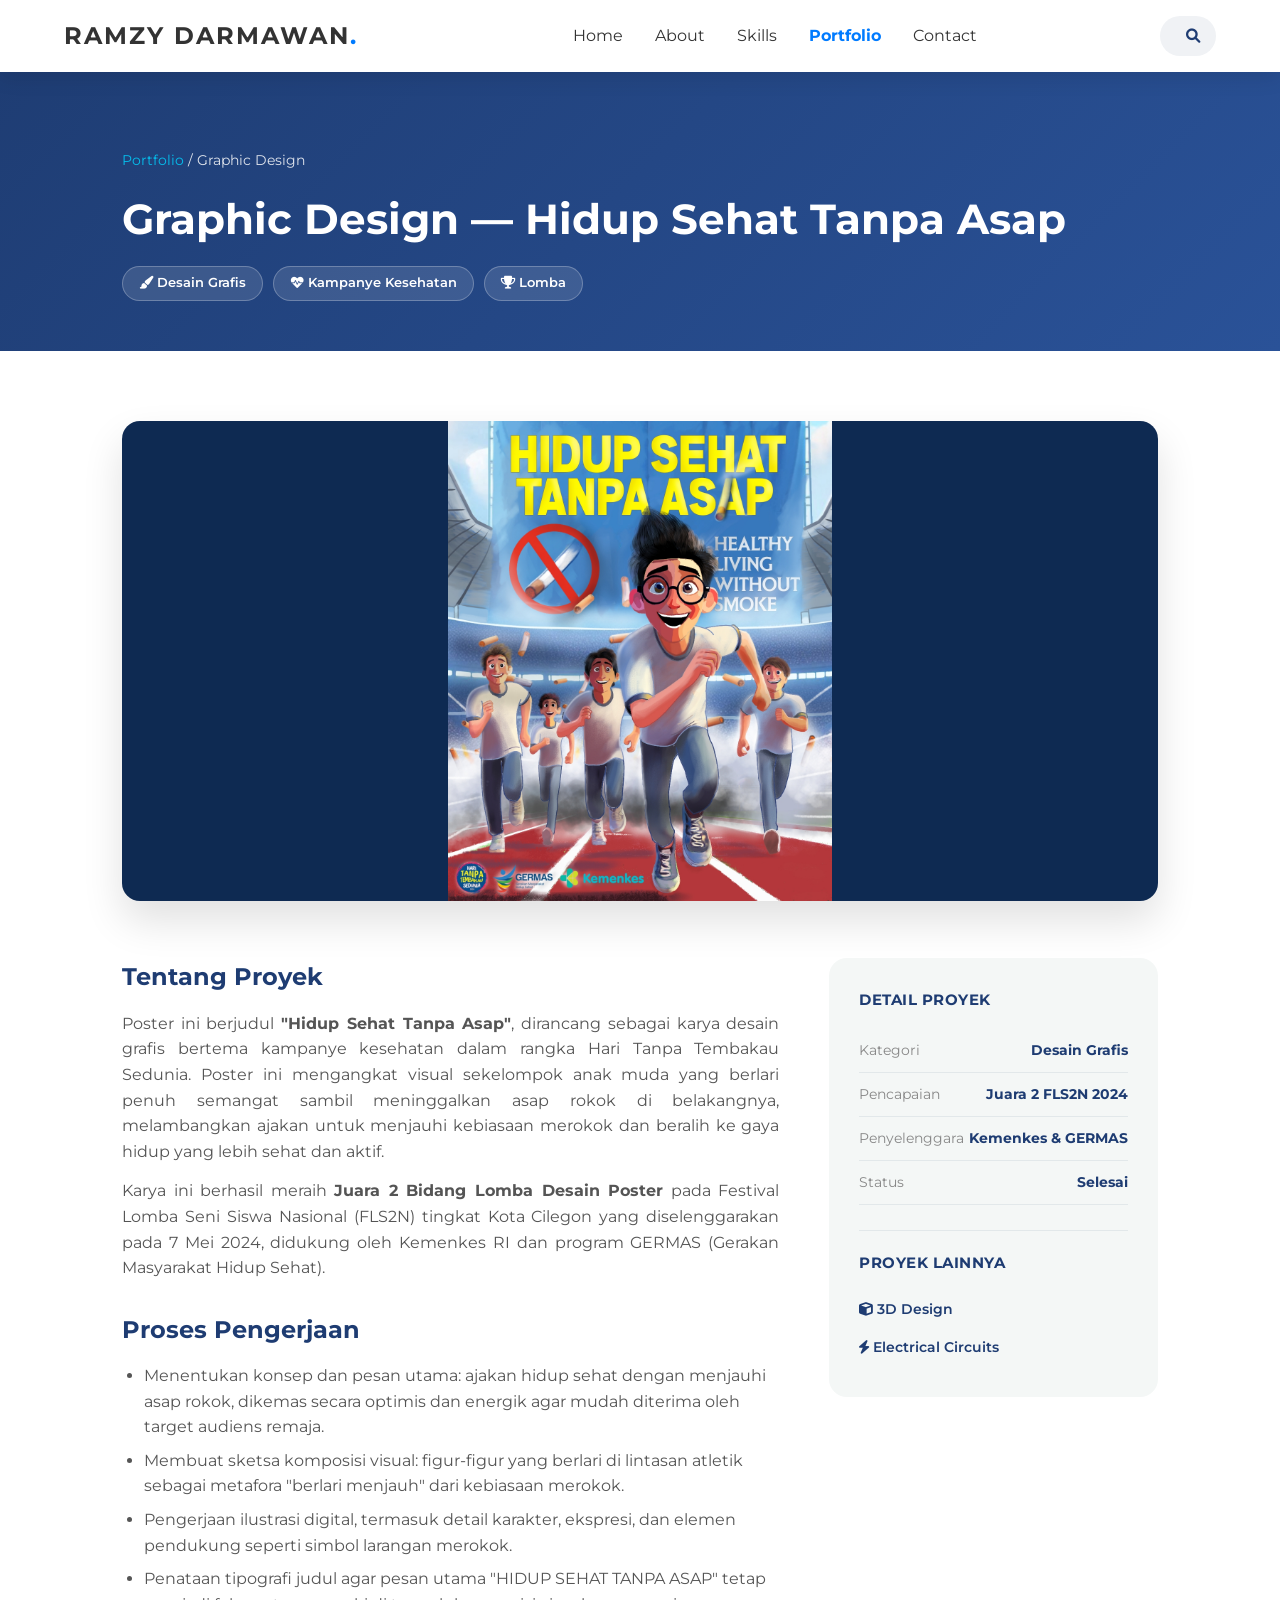
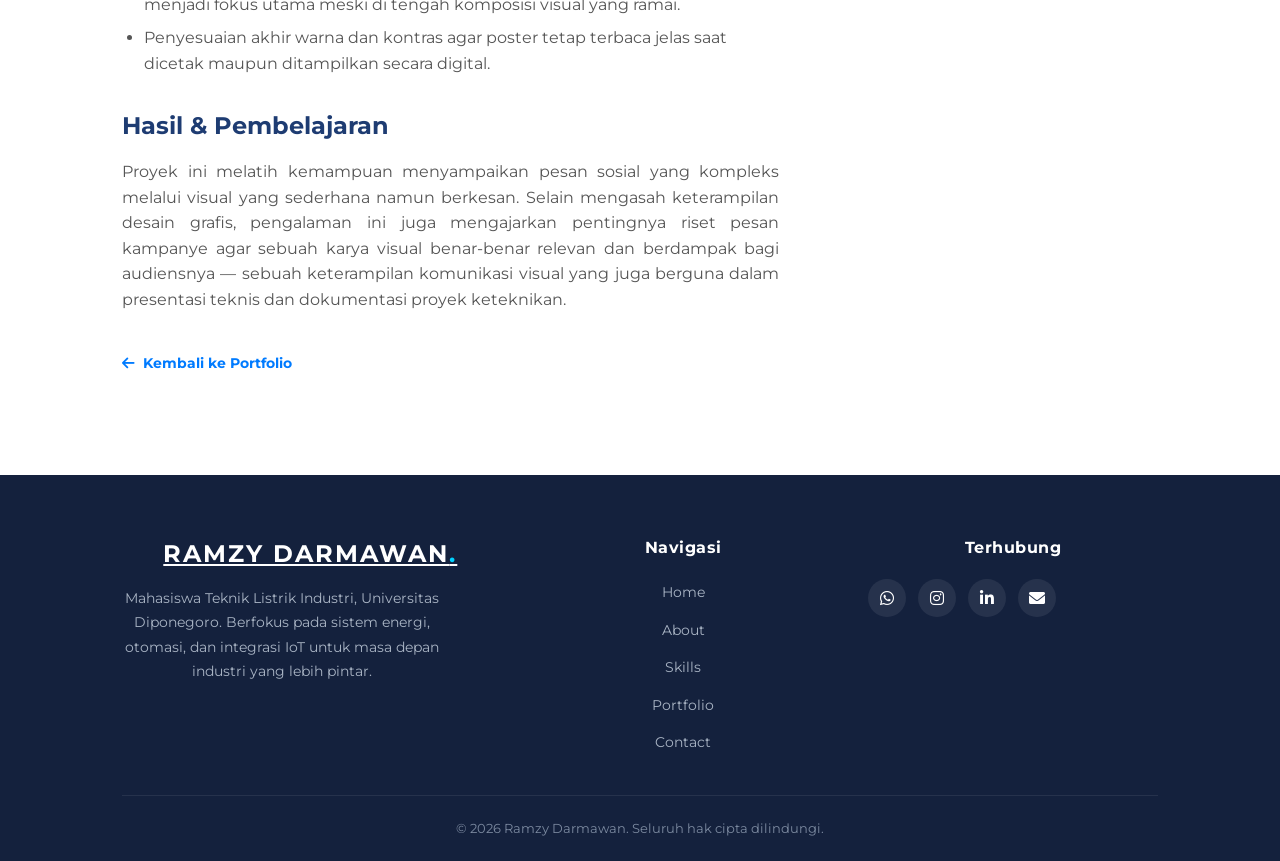
<file: proyek-graphic-design.html>
<!DOCTYPE html>
<html lang="id">
<head>
    <meta charset="UTF-8">
    <meta name="viewport" content="width=device-width, initial-scale=1.0">
    <title>Graphic Design — Poster Hidup Sehat Tanpa Asap | Ramzy Darmawan</title>
    <link rel="stylesheet" href="https://cdnjs.cloudflare.com/ajax/libs/font-awesome/6.0.0/css/all.min.css">
    <link rel="stylesheet" href="assets/css/style.css">
    <link href="https://fonts.googleapis.com/css2?family=Montserrat:wght@300;400;700&display=swap" rel="stylesheet">
</head>
<body class="portofolio-page">
    <div id="preloader">
        <div class="loader">
            <div class="circle"></div>
            <div class="line"></div>
            <p>Loading<span>.</span><span>.</span><span>.</span></p>
        </div>
    </div>

    <nav class="nav-active force-active">
        <div class="logo">RAMZY DARMAWAN<span>.</span></div>
        <ul class="nav-links">
            <li><a href="index.html">Home</a></li>
            <li><a href="index.html#about">About</a></li>
            <li><a href="index.html#skills">Skills</a></li>
            <li><a href="portofolio.html" class="active-link">Portfolio</a></li>
            <li><a href="index.html#contact">Contact</a></li>
        </ul>
        <div class="search-container">
            <input type="text" id="search-input" placeholder="Cari proyek, sertifikat...">
            <button id="search-btn"><i class="fas fa-search"></i></button>
        </div>
    </nav>

    <header class="project-hero">
        <div class="container">
            <p class="breadcrumb"><a href="portofolio.html">Portfolio</a> / Graphic Design</p>
            <h1>Graphic Design — Hidup Sehat Tanpa Asap</h1>
            <div class="project-tags">
                <span><i class="fas fa-paint-brush"></i> Desain Grafis</span>
                <span><i class="fas fa-heartbeat"></i> Kampanye Kesehatan</span>
                <span><i class="fas fa-trophy"></i> Lomba</span>
            </div>
        </div>
    </header>

    <section class="project-body">
        <div class="container">
            <img src="assets/img/poster-1.jpeg" alt="Poster Hidup Sehat Tanpa Asap" class="project-cover" style="object-fit: contain; background: #0e2a52;">

            <div class="project-layout">
                <div class="project-main">
                    <h2>Tentang Proyek</h2>
                    <p>Poster ini berjudul <strong>"Hidup Sehat Tanpa Asap"</strong>, dirancang sebagai karya desain grafis bertema kampanye kesehatan dalam rangka Hari Tanpa Tembakau Sedunia. Poster ini mengangkat visual sekelompok anak muda yang berlari penuh semangat sambil meninggalkan asap rokok di belakangnya, melambangkan ajakan untuk menjauhi kebiasaan merokok dan beralih ke gaya hidup yang lebih sehat dan aktif.</p>
                    <p>Karya ini berhasil meraih <strong>Juara 2 Bidang Lomba Desain Poster</strong> pada Festival Lomba Seni Siswa Nasional (FLS2N) tingkat Kota Cilegon yang diselenggarakan pada 7 Mei 2024, didukung oleh Kemenkes RI dan program GERMAS (Gerakan Masyarakat Hidup Sehat).</p>

                    <h2>Proses Pengerjaan</h2>
                    <ul>
                        <li>Menentukan konsep dan pesan utama: ajakan hidup sehat dengan menjauhi asap rokok, dikemas secara optimis dan energik agar mudah diterima oleh target audiens remaja.</li>
                        <li>Membuat sketsa komposisi visual: figur-figur yang berlari di lintasan atletik sebagai metafora "berlari menjauh" dari kebiasaan merokok.</li>
                        <li>Pengerjaan ilustrasi digital, termasuk detail karakter, ekspresi, dan elemen pendukung seperti simbol larangan merokok.</li>
                        <li>Penataan tipografi judul agar pesan utama "HIDUP SEHAT TANPA ASAP" tetap menjadi fokus utama meski di tengah komposisi visual yang ramai.</li>
                        <li>Penyesuaian akhir warna dan kontras agar poster tetap terbaca jelas saat dicetak maupun ditampilkan secara digital.</li>
                    </ul>

                    <h2>Hasil & Pembelajaran</h2>
                    <p>Proyek ini melatih kemampuan menyampaikan pesan sosial yang kompleks melalui visual yang sederhana namun berkesan. Selain mengasah keterampilan desain grafis, pengalaman ini juga mengajarkan pentingnya riset pesan kampanye agar sebuah karya visual benar-benar relevan dan berdampak bagi audiensnya &mdash; sebuah keterampilan komunikasi visual yang juga berguna dalam presentasi teknis dan dokumentasi proyek keteknikan.</p>

                    <a href="portofolio.html" class="project-back-btn"><i class="fas fa-arrow-left"></i> Kembali ke Portfolio</a>
                </div>

                <aside class="project-sidebar">
                    <h4>Detail Proyek</h4>
                    <div class="project-meta-item"><span>Kategori</span><span>Desain Grafis</span></div>
                    <div class="project-meta-item"><span>Pencapaian</span><span>Juara 2 FLS2N 2024</span></div>
                    <div class="project-meta-item"><span>Penyelenggara</span><span>Kemenkes &amp; GERMAS</span></div>
                    <div class="project-meta-item"><span>Status</span><span>Selesai</span></div>

                    <div class="project-other">
                        <h4>Proyek Lainnya</h4>
                        <a href="proyek-3d-design.html"><i class="fas fa-cube"></i> 3D Design</a>
                        <a href="proyek-electrical.html"><i class="fas fa-bolt"></i> Electrical Circuits</a>
                    </div>
                </aside>
            </div>
        </div>
    </section>

    <footer class="site-footer">
        <div class="container">
            <div class="footer-grid">
                <div class="footer-brand">
                    <a href="index.html" class="logo">RAMZY DARMAWAN<span>.</span></a>
                    <p>Mahasiswa Teknik Listrik Industri, Universitas Diponegoro. Berfokus pada sistem energi, otomasi, dan integrasi IoT untuk masa depan industri yang lebih pintar.</p>
                </div>
                <div class="footer-col">
                    <h4>Navigasi</h4>
                    <ul class="footer-nav-links">
                        <li><a href="index.html">Home</a></li>
                        <li><a href="index.html#about">About</a></li>
                        <li><a href="index.html#skills">Skills</a></li>
                        <li><a href="portofolio.html">Portfolio</a></li>
                        <li><a href="index.html#contact">Contact</a></li>
                    </ul>
                </div>
                <div class="footer-col">
                    <h4>Terhubung</h4>
                    <div class="footer-social">
                        <a href="https://wa.me/6288289019614" target="_blank" aria-label="WhatsApp"><i class="fab fa-whatsapp"></i></a>
                        <a href="https://instagram.com/ramzydrrmwn" target="_blank" aria-label="Instagram"><i class="fab fa-instagram"></i></a>
                        <a href="https://www.linkedin.com/in/ramzy-darmawan-42769236a" target="_blank" aria-label="LinkedIn"><i class="fab fa-linkedin-in"></i></a>
                        <a href="mailto:ramzydarmawan0@gmail.com" aria-label="Email"><i class="fas fa-envelope"></i></a>
                    </div>
                </div>
            </div>
            <div class="footer-bottom">
                &copy; 2026 Ramzy Darmawan. Seluruh hak cipta dilindungi.
            </div>
        </div>
    </footer>

    <script src="assets/js/search-data.js"></script>
    <script src="assets/js/script.js"></script>
</body>
</html>
</file>
<file: assets/css/style.css>
/* Reset & Base Styles */
/* DASAR */
* { margin: 0; padding: 0; box-sizing: border-box; }
body { font-family: 'Montserrat', sans-serif; line-height: 1.6; color: #333; scroll-behavior: smooth; background-color: #f4f7f6; }
.container { max-width: 1100px; margin: auto; padding: 0 2rem; }

/* NAVIGASI */
nav { display: flex; justify-content: space-between; align-items: center; padding: 1.5rem 5%; background: rgba(255, 255, 255, 0.9); backdrop-filter: blur(10px); position: fixed; width: 100%; top: 0; z-index: 1000; }
.logo { font-size: 1.5rem; font-weight: 700; letter-spacing: 2px; }
.logo span { color: #007bff; }
.nav-links { display: flex; list-style: none; }
.nav-links li a { text-decoration: none; color: #333; margin-left: 2rem; transition: 0.3s; }
.nav-links li a:hover { color: #007bff; }

/* HERO */
.hero { height: 100vh; background: linear-gradient(135deg, #1e3c72 0%, #2a5298 100%); color: white; display: flex; align-items: center; justify-content: center; text-align: center; }
.hero h1 { font-size: 3.5rem; }
.highlight { color: #00d2ff; }
.btn { display: inline-block; padding: 1rem 2.5rem; background: #007bff; color: white; text-decoration: none; border-radius: 50px; margin-top: 2rem; transition: 0.3s; }

/* KONTAK & SOSIAL MEDIA */
.contact { padding: 100px 0; text-align: center; background: white; }
.social-links { display: flex; justify-content: center; gap: 20px; margin-top: 30px; flex-wrap: wrap; }
.social-icon { text-decoration: none; display: flex; align-items: center; padding: 12px 25px; border-radius: 12px; color: white; font-weight: 600; transition: 0.3s; box-shadow: 0 4px 15px rgba(0,0,0,0.1); }
.social-icon i { font-size: 1.5rem; margin-right: 10px; }

.whatsapp { background-color: #25D366; }
.instagram { background: linear-gradient(45deg, #f09433 0%, #e6683c 25%, #dc2743 50%, #cc2366 75%, #bc1888 100%); }
.linkedin { background-color: #0077b5; }

.social-icon:hover { transform: translateY(-5px); filter: brightness(1.1); }
.btn-outline { display: inline-block; padding: 0.8rem 2rem; border: 2px solid #007bff; color: #007bff; text-decoration: none; border-radius: 50px; margin-top: 1.5rem; }

footer { text-align: center; padding: 2rem; color: #777; }

/* --- SEARCH BAR NAVIGATION --- */

/* Menyejajarkan menu dan search */
.nav-right {
    display: flex;
    align-items: center;
    gap: 30px;
}

.search-container {
    display: flex;
    align-items: center;
    background: #f0f2f5;
    padding: 5px 15px;
    border-radius: 50px;
    border: 1px solid transparent;
    transition: all 0.3s ease;
    position: relative;
}

/* Warna berubah saat kita mulai mengetik */
.search-container:focus-within {
    background: white;
    border-color: #007bff;
    box-shadow: 0 0 10px rgba(0, 123, 255, 0.1);
}

#search-input {
    border: none;
    background: none;
    outline: none;
    padding: 5px;
    width: 0; /* Awalnya tersembunyi */
    transition: width 0.4s cubic-bezier(0.4, 0, 0.2, 1);
    font-family: 'Montserrat', sans-serif;
    font-size: 0.9rem;
}

/* Meluas saat container di-hover atau input sedang aktif */
.search-container:hover #search-input,
.search-container.search-active #search-input,
#search-input:focus {
    width: 200px; /* Lebar saat terbuka */
}

#search-btn {
    background: none;
    border: none;
    color: #1e3c72;
    cursor: pointer;
    font-size: 0.9rem;
    display: flex;
    align-items: center;
    transition: color 0.3s;
}

#search-btn:hover {
    color: #007bff;
}

/* Responsif untuk Mobile */
@media (max-width: 768px) {
    .nav-right {
        gap: 15px;
    }
    #search-input:focus, .search-container:hover #search-input {
        width: 130px;
    }
}

/* SKILLS SECTION */
.skills {
    padding: 80px 0;
    background: #eef2f3;
    text-align: center;
}

.skills h2 {
    font-size: 2.5rem;
    margin-bottom: 3rem;
}

.skills-grid {
    display: grid;
    grid-template-columns: repeat(auto-fit, minmax(280px, 1fr));
    gap: 2rem;
    padding: 0 20px;
}

.skill-card {
    background: white;
    padding: 3rem 2rem;
    border-radius: 20px;
    box-shadow: 0 10px 30px rgba(0,0,0,0.05);
    transition: 0.3s;
}

.skill-card i {
    font-size: 3rem;
    color: #007bff;
    margin-bottom: 1.5rem;
}

.skill-card h3 {
    margin-bottom: 1rem;
    font-size: 1.5rem;
}

.skill-card:hover {
    transform: translateY(-10px);
    box-shadow: 0 15px 40px rgba(0,0,0,0.1);
}

/* ABOUT SECTION */
.about {
    padding: 100px 0;
    background: white;
}

.about-flex {
    display: flex;
    align-items: center;
    gap: 50px;
    flex-wrap: wrap; /* Agar rapi saat dibuka di HP */
}

.about-text {
    flex: 2;
    min-width: 300px;
}

.about-text h2 {
    font-size: 2.5rem;
    margin-bottom: 1.5rem;
    position: relative;
}

/* Garis dekorasi di bawah judul About */
.about-text h2::after {
    content: '';
    display: block;
    width: 60px;
    height: 4px;
    background: #007bff;
    margin-top: 10px;
}

.about-text p {
    margin-bottom: 1.2rem;
    font-size: 1.1rem;
    color: #555;
    text-align: justify;
}

.about-stats {
    flex: 1;
    display: flex;
    flex-direction: column;
    gap: 20px;
    min-width: 250px;
}

.stat-item {
    background: #f4f7f6;
    padding: 20px;
    border-radius: 15px;
    text-align: center;
    border-left: 5px solid #007bff;
}

.stat-item span {
    font-size: 2rem;
    font-weight: 700;
    color: #1e3c72;
    display: block;
}

.stat-item p {
    font-size: 0.9rem;
    color: #777;
    margin: 0;
}

/* Penyesuaian Mobile */
@media (max-width: 768px) {
    .about-flex {
        flex-direction: column;
        text-align: center;
    }
    .about-text h2::after {
        margin: 10px auto;
    }
}

/* --- UPDATE PADA HERO SECTION --- */

.hero {
    min-height: 100vh;
    /* Kita gunakan warna gelap di awal agar menyatu saat foto memudar ke bawah */
    background: linear-gradient(135deg, #1e3c72 0%, #102a5e 100%);
    color: white;
    display: flex;
    align-items: center;
    position: relative;
    overflow: hidden; /* Agar bentuk abstrak tidak keluar jalur */
    padding-top: 80px; /* Jarak agar tidak tertutup nav */
}

/* Container khusus Hero agar flex-direction bisa diatur di mobile */
.hero-container {
    display: flex;
    align-items: center;
    justify-content: space-between;
    width: 100%;
}

/* Sisi Teks */
.hero-content {
    flex: 1;
    text-align: left;
    z-index: 10; /* Agar teks di atas bentuk abstrak */
}

.hero-content h1 {
    font-size: 3.5rem;
    line-height: 1.1;
    margin-bottom: 1.5rem;
}
/* --- GANTI KODE TADI DENGAN INI --- */

.hero-btns {
    display: flex;
    align-items: center;
    justify-content: flex-start;
    gap: 15px;
    margin-top: 2.5rem;
}

/* Base style untuk semua tombol di Hero agar ukurannya SAMA */
.btn, .btn-outline-white {
    margin: 0;
    display: flex;            /* Menggunakan flex agar teks di tengah */
    align-items: center;      /* Rata tengah vertikal */
    justify-content: center;   /* Rata tengah horizontal */
    
    /* Tentukan ukuran tetap di sini */
    width: 180px;             /* Lebar tombol */
    height: 55px;             /* Tinggi tombol */
    
    text-decoration: none;
    border-radius: 50px;
    font-weight: 700;
    transition: 0.3s;
    font-size: 0.95rem;
    
    /* Penting: Agar border tidak menambah ukuran luar tombol */
    box-sizing: border-box; 
}

/* Warna Tombol Biru (Kenali Saya) */
.btn {
    background: #007bff;
    color: white;
    border: none;
}

.btn:hover {
    transform: translateY(-3px);
    box-shadow: 0 10px 20px rgba(0, 123, 255, 0.3);
}

/* Warna Tombol Outline (Kontak) */
.btn-outline-white {
    border: 2px solid white;
    color: white;
    background: transparent;
}

.btn-outline-white:hover {
    background: white;
    color: #1e3c72;
}


/* --- SISI FOTO DENGAN EFEK ABSTRAK --- */
.hero-image-wrapper {
    flex: 1;
    display: flex;
    justify-content: center;
    align-items: center;
    position: relative;
    height: 100%;
}

.hero-img {
    max-width: 90%;
    height: auto;
    object-fit: cover;
    z-index: 5;
    
    /* Trik 1: CSS MASKING - Membuat bagian bawah foto memudar */
    -webkit-mask-image: linear-gradient(to bottom, black 60%, transparent 100%);
    mask-image: linear-gradient(to bottom, black 60%, transparent 100%);
    
    /* Trik 2: Opacity sedikit diturunkan agar warna background tembus */
    opacity: 0.9;
    
    /* Trik 3: Filter untuk menyatukan warna (Opsional, matikan jika ingin warna asli) */
    filter: brightness(1.1) contrast(1.1) saturate(0.9) drop-shadow(0 0 20px rgba(0,210,255,0.3));
}

/* Bentuk Abstrak di Belakang Foto */
.abstract-shape {
    position: absolute;
    width: 130%;
    height: 130%;
    background: radial-gradient(circle, rgba(0,210,255,0.2) 0%, rgba(30,60,114,0) 70%);
    border-radius: 45% 55% 70% 30% / 30% 60% 70% 40%; /* Bentuk tidak beraturan */
    animation: morph 10s linear infinite; /* Animasi bergerak pelan */
    z-index: 1;
}

/* Animasi untuk bentuk abstrak */
@keyframes morph {
    0% { border-radius: 45% 55% 70% 30% / 30% 60% 70% 40%; transform: rotate(0deg); }
    50% { border-radius: 70% 30% 30% 70% / 60% 30% 60% 40%; transform: rotate(180deg); }
    100% { border-radius: 45% 55% 70% 30% / 30% 60% 70% 40%; transform: rotate(360deg); }
}

/* Responsivitas Mobile */
@media (max-width: 992px) {
    .hero-container {
        flex-direction: column-reverse; /* Foto di atas teks saat mobile */
        text-align: center;
        padding-bottom: 50px;
    }
    .hero-content {
        text-align: center;
        padding-top: 30px;
    }
    .hero-content h1 { font-size: 2.5rem; }
    .hero-btns { justify-content: center; }
    .hero-image-wrapper { width: 100%; margin-top: 20px; }
    .hero-img { max-width: 70%; }
}

/* Styling untuk Sticky Nav yang diaktifkan JS */
.nav-active {
    background: white !important;
    box-shadow: 0 5px 20px rgba(0,0,0,0.1);
    padding: 1rem 5% !important;
}

/* Styling untuk Animasi Muncul (Scroll Reveal) */
.hidden {
    opacity: 0;
    transform: translateY(30px);
    transition: all 0.8s ease-out;
}

.show {
    opacity: 1;
    transform: translateY(0);
}

/* Delay agar skill card muncul bergantian */
.skill-card:nth-child(2) { transition-delay: 0.2s; }
.skill-card:nth-child(3) { transition-delay: 0.4s; }

/* PORTOFOLIO PAGE STYLES */
.portofolio-header {
    padding: 150px 0 60px;
    background: #f4f7f6;
    text-align: center;
}

.portofolio-header h1 { font-size: 3rem; color: #1e3c72; }

.portofolio-grid {
    display: grid;
    grid-template-columns: repeat(auto-fit, minmax(320px, 1fr));
    gap: 30px;
    padding: 60px 0;
}

.portofolio-card {
    background: white;
    border-radius: 15px;
    overflow: hidden;
    box-shadow: 0 10px 20px rgba(0,0,0,0.05);
    transition: 0.3s;
}

.card-image {
    position: relative;
    height: 220px;
    background: #ddd; /* Warna pengganti jika gambar belum ada */
}

.card-image img {
    width: 100%;
    height: 100%;
    object-fit: cover;
}

.card-overlay {
    position: absolute;
    top: 15px;
    left: 15px;
}

.card-overlay span {
    background: #007bff;
    color: white;
    padding: 5px 15px;
    border-radius: 20px;
    font-size: 0.8rem;
    font-weight: 700;
}

.card-info {
    padding: 25px;
}

.card-info h3 { margin-bottom: 10px; color: #333; }
.card-info p { color: #777; font-size: 0.95rem; margin-bottom: 20px; }

.read-more {
    text-decoration: none;
    color: #007bff;
    font-weight: 700;
    font-size: 0.9rem;
}

.portofolio-card:hover {
    transform: translateY(-10px);
    box-shadow: 0 20px 40px rgba(0,0,0,0.1);
}

.active-link {
    color: #007bff !important;
    font-weight: 700;
}

/* --- PRELOADER STYLES --- */
#preloader {
    position: fixed;
    top: 0;
    left: 0;
    width: 100%;
    height: 100vh;
    background: #1e3c72; /* Warna senada dengan Hero */
    display: flex;
    justify-content: center;
    align-items: center;
    z-index: 9999; /* Pastikan di atas segalanya */
    transition: opacity 0.8s ease, visibility 0.8s;
}

.loader {
    text-align: center;
    color: white;
}

.circle {
    width: 50px;
    height: 50px;
    border: 5px solid rgba(255, 255, 255, 0.1);
    border-top: 5px solid #00d2ff;
    border-radius: 50%;
    margin: 0 auto 20px;
    animation: spin 1s linear infinite;
}

.line {
    width: 100px;
    height: 3px;
    background: rgba(255, 255, 255, 0.1);
    position: relative;
    overflow: hidden;
    margin: 10px auto;
}

.line::after {
    content: '';
    position: absolute;
    left: -100%;
    width: 100%;
    height: 100%;
    background: #00d2ff;
    animation: loading-line 1.5s infinite;
}

#preloader p {
    font-family: 'Montserrat', sans-serif;
    letter-spacing: 3px;
    font-size: 0.8rem;
    text-transform: uppercase;
}

/* Animasi Putar & Garis */
@keyframes spin {
    to { transform: rotate(360deg); }
}

@keyframes loading-line {
    to { left: 100%; }
}

/* Class untuk menghilangkan loader (dipicu JS) */
.preloader-hidden {
    opacity: 0;
    visibility: hidden;
}

/* Tambahkan ini di style.css */
.hero-content {
    animation: fadeInUp 1.2s ease forwards;
    opacity: 0; /* Mulai dari tidak terlihat */
}

@keyframes fadeInUp {
    from {
        opacity: 0;
        transform: translateY(30px);
    }
    to {
        opacity: 1;
        transform: translateY(0);
    }
}

/* --- CV SECTION STYLES --- */
.cv-section {
    padding: 80px 0;
    background: #eef2f3;
}

.cv-box {
    background: linear-gradient(135deg, #1e3c72 0%, #2a5298 100%);
    border-radius: 20px;
    padding: 50px;
    display: flex;
    align-items: center;
    justify-content: space-between;
    color: white;
    box-shadow: 0 15px 35px rgba(30, 60, 114, 0.2);
}

.cv-content {
    flex: 2;
}

.cv-content h2 {
    font-size: 2.2rem;
    margin-bottom: 15px;
}

.cv-content p {
    font-size: 1.1rem;
    margin-bottom: 30px;
    opacity: 0.9;
}

.cv-actions {
    display: flex;
    gap: 15px;
    flex-wrap: wrap;
}

.btn-cv {
    background: #00d2ff;
    color: #1e3c72;
    padding: 12px 25px;
    border-radius: 50px;
    text-decoration: none;
    font-weight: 700;
    display: flex;
    align-items: center;
    gap: 10px;
    transition: 0.3s;
}

.btn-cv:hover {
    transform: translateY(-3px);
    box-shadow: 0 5px 15px rgba(0, 210, 255, 0.4);
    background: white;
}

.btn-cv-outline {
    border: 2px solid white;
    color: white;
    padding: 12px 25px;
    border-radius: 50px;
    text-decoration: none;
    font-weight: 700;
    display: flex;
    align-items: center;
    gap: 10px;
    transition: 0.3s;
}

.btn-cv-outline:hover {
    background: white;
    color: #1e3c72;
}

.cv-icon {
    flex: 1;
    font-size: 8rem;
    text-align: right;
    opacity: 0.2;
}

/* Responsivitas Mobile */
@media (max-width: 768px) {
    .cv-box {
        flex-direction: column;
        text-align: center;
        padding: 30px;
    }
    .cv-icon {
        display: none; /* Sembunyikan ikon di HP agar hemat tempat */
    }
    .cv-actions {
        justify-content: center;
    }
}

/* --- GALLERY DOWNLOAD SECTION --- */
.gallery-download {
    padding: 60px 0 100px;
    background: #f4f7f6; 
}

.gallery-title {
    text-align: center;
    margin-bottom: 40px;
}

.gallery-title h2 {
    font-size: 2rem;
    color: #1e3c72;
    margin-bottom: 10px;
}

.gallery-grid {
    display: grid;
    grid-template-columns: repeat(auto-fit, minmax(250px, 1fr));
    gap: 20px;
}

.gallery-item {
    position: relative;
    height: 200px; 
    border-radius: 15px;
    overflow: hidden;
    box-shadow: 0 5px 15px rgba(0,0,0,0.08);
}

.gallery-item img {
    width: 100%;
    height: 100%;
    object-fit: cover;
    transition: transform 0.5s ease;
}

/* --- BAGIAN PENTING: OVERLAY UNDUH --- */

.gallery-item .download-overlay {
    position: absolute;
    top: 0;
    left: 0;
    width: 100%;
    height: 100%;
    background: rgba(30, 60, 114, 0.85); /* Warna biru transparan saat di-hover */
    display: flex;
    flex-direction: column;
    justify-content: center;
    align-items: center;
    color: white;
    text-decoration: none;
    
    /* Efek Menghilang di Awal */
    opacity: 0; 
    transition: all 0.4s ease;
}

/* Saat Kursor Diarahkan (Hover) */
.gallery-item:hover .download-overlay {
    opacity: 1; /* Tulisan Muncul */
}

.gallery-item:hover img {
    transform: scale(1.1); /* Gambar sedikit membesar */
}

/* Ukuran Ikon dan Teks di dalam Gallery */
.gallery-item .download-overlay i {
    font-size: 2rem;
    margin-bottom: 8px;
}

.gallery-item .download-overlay span {
    font-size: 0.8rem;
    font-weight: 700;
    text-transform: uppercase;
}
/* ======================================================
   UPGRADE — HERO BADGE & STATUS CHIP (Halaman 1)
   ====================================================== */
.hero-badge {
    display: inline-flex;
    align-items: center;
    gap: 10px;
    background: rgba(0, 210, 255, 0.12);
    border: 1px solid rgba(0, 210, 255, 0.35);
    color: #00d2ff;
    padding: 8px 18px;
    border-radius: 50px;
    font-size: 0.8rem;
    font-weight: 700;
    letter-spacing: 0.5px;
    margin-bottom: 1.4rem;
    text-transform: uppercase;
}

.hero-badge .dot {
    width: 8px;
    height: 8px;
    background: #00d2ff;
    border-radius: 50%;
    box-shadow: 0 0 0 0 rgba(0, 210, 255, 0.6);
    animation: pulse-dot 1.8s infinite;
}

@keyframes pulse-dot {
    0% { box-shadow: 0 0 0 0 rgba(0, 210, 255, 0.55); }
    70% { box-shadow: 0 0 0 8px rgba(0, 210, 255, 0); }
    100% { box-shadow: 0 0 0 0 rgba(0, 210, 255, 0); }
}

/* Typing role text under name */
.hero-role {
    font-size: 1.15rem;
    min-height: 1.6em;
    margin-bottom: 0.5rem;
    color: #bfe6ff;
    font-weight: 600;
}

.hero-role .cursor {
    display: inline-block;
    width: 2px;
    background: #00d2ff;
    margin-left: 3px;
    animation: blink-cursor 0.9s step-end infinite;
}

@keyframes blink-cursor {
    0%, 50% { opacity: 1; }
    51%, 100% { opacity: 0; }
}

/* Floating info chips beside hero photo */
.hero-floating-chip {
    position: absolute;
    background: rgba(255, 255, 255, 0.97);
    color: #1e3c72;
    padding: 10px 16px;
    border-radius: 14px;
    box-shadow: 0 10px 25px rgba(0, 0, 0, 0.25);
    font-size: 0.82rem;
    font-weight: 700;
    display: flex;
    align-items: center;
    gap: 8px;
    z-index: 15;
    animation: float-chip 4s ease-in-out infinite;
}

.hero-floating-chip i { color: #007bff; font-size: 1rem; }

.hero-floating-chip.chip-1 { top: 8%; right: 4%; animation-delay: 0s; }
.hero-floating-chip.chip-2 { bottom: 10%; left: -2%; animation-delay: 1.5s; }

@keyframes float-chip {
    0%, 100% { transform: translateY(0); }
    50% { transform: translateY(-10px); }
}

@media (max-width: 992px) {
    .hero-floating-chip { display: none; }
}

/* ======================================================
   UPGRADE — ABOUT: progress / status row
   ====================================================== */
.about-progress {
    margin-top: 1.8rem;
}

.about-progress-label {
    display: flex;
    justify-content: space-between;
    font-size: 0.85rem;
    font-weight: 700;
    color: #1e3c72;
    margin-bottom: 8px;
}

.about-progress-bar {
    width: 100%;
    height: 10px;
    background: #e6ecf1;
    border-radius: 50px;
    overflow: hidden;
}

.about-progress-fill {
    height: 100%;
    width: 0%;
    background: linear-gradient(90deg, #007bff, #00d2ff);
    border-radius: 50px;
    transition: width 1.4s cubic-bezier(0.4, 0, 0.2, 1);
}

.about-progress-fill.fill-active { width: 25%; } /* semester 2 of 8 */

.about-progress-note {
    font-size: 0.8rem;
    color: #888;
    margin-top: 6px;
}

/* ======================================================
   UPGRADE — SKILL CARDS: meter bar
   ====================================================== */
.skill-meter {
    margin-top: 1.2rem;
    width: 100%;
    height: 6px;
    background: #eef2f3;
    border-radius: 50px;
    overflow: hidden;
}

.skill-meter-fill {
    height: 100%;
    background: linear-gradient(90deg, #007bff, #00d2ff);
    border-radius: 50px;
    width: 0%;
    transition: width 1.2s ease 0.2s;
}

.skill-card.show .skill-meter-fill { width: var(--meter, 80%); }

/* ======================================================
   FOOTER NAVIGATION (semua halaman)
   ====================================================== */
.site-footer {
    background: #14213d;
    color: #cfd8e3;
    padding: 60px 0 0;
    margin-top: 0;
}

.footer-grid {
    display: grid;
    grid-template-columns: 1.3fr 1fr 1fr;
    gap: 40px;
    padding-bottom: 40px;
    border-bottom: 1px solid rgba(255, 255, 255, 0.08);
}

.footer-brand .logo {
    color: white;
    margin-bottom: 12px;
    display: block;
}

.footer-brand .logo span { color: #00d2ff; }

.footer-brand p {
    font-size: 0.9rem;
    color: #a9b4c4;
    max-width: 320px;
    line-height: 1.7;
}

.footer-col h4 {
    color: white;
    font-size: 1rem;
    margin-bottom: 18px;
    letter-spacing: 0.5px;
}

.footer-nav-links {
    list-style: none;
    display: flex;
    flex-direction: column;
    gap: 12px;
}

.footer-nav-links a {
    color: #a9b4c4;
    text-decoration: none;
    font-size: 0.9rem;
    transition: 0.25s;
}

.footer-nav-links a:hover {
    color: #00d2ff;
    padding-left: 4px;
}

.footer-social {
    display: flex;
    gap: 12px;
    margin-top: 6px;
}

.footer-social a {
    width: 38px;
    height: 38px;
    border-radius: 50%;
    background: rgba(255, 255, 255, 0.08);
    color: white;
    display: flex;
    align-items: center;
    justify-content: center;
    text-decoration: none;
    transition: 0.25s;
}

.footer-social a:hover {
    background: #007bff;
    transform: translateY(-3px);
}

.footer-bottom {
    text-align: center;
    padding: 22px 0;
    font-size: 0.82rem;
    color: #7c8aa0;
}

.footer-bottom a { color: #00d2ff; text-decoration: none; }

/* Old simple footer tag override (kept for safety, unused now) */
footer.legacy-footer { text-align: center; padding: 2rem; color: #777; }

@media (max-width: 768px) {
    .footer-grid {
        grid-template-columns: 1fr;
        gap: 30px;
        text-align: center;
    }
    .footer-brand p { margin: 0 auto; }
    .footer-social { justify-content: center; }
}

/* ======================================================
   PROJECT DETAIL PAGE
   ====================================================== */
.project-hero {
    padding: 150px 0 50px;
    background: linear-gradient(135deg, #1e3c72 0%, #2a5298 100%);
    color: white;
}

.project-hero .breadcrumb {
    font-size: 0.85rem;
    opacity: 0.85;
    margin-bottom: 14px;
}

.project-hero .breadcrumb a { color: #00d2ff; text-decoration: none; }
.project-hero .breadcrumb a:hover { text-decoration: underline; }

.project-hero h1 { font-size: 2.6rem; margin-bottom: 14px; }
.project-hero .project-tags { display: flex; gap: 10px; flex-wrap: wrap; }
.project-hero .project-tags span {
    background: rgba(255,255,255,0.12);
    border: 1px solid rgba(255,255,255,0.25);
    padding: 6px 16px;
    border-radius: 50px;
    font-size: 0.8rem;
    font-weight: 600;
}

.project-body {
    padding: 70px 0 100px;
    background: white;
}

.project-cover {
    width: 100%;
    max-height: 480px;
    object-fit: cover;
    border-radius: 18px;
    box-shadow: 0 20px 40px rgba(0,0,0,0.12);
    margin-bottom: 50px;
}

.project-layout {
    display: grid;
    grid-template-columns: 2fr 1fr;
    gap: 50px;
}

.project-main h2 {
    font-size: 1.5rem;
    color: #1e3c72;
    margin: 30px 0 14px;
}

.project-main h2:first-child { margin-top: 0; }

.project-main p {
    color: #555;
    margin-bottom: 14px;
    text-align: justify;
}

.project-main ul {
    margin: 10px 0 20px 22px;
    color: #555;
}

.project-main ul li { margin-bottom: 8px; }

.project-sidebar {
    background: #f4f7f6;
    border-radius: 18px;
    padding: 30px;
    align-self: start;
    position: sticky;
    top: 110px;
}

.project-sidebar h4 {
    color: #1e3c72;
    font-size: 0.95rem;
    text-transform: uppercase;
    letter-spacing: 0.5px;
    margin-bottom: 16px;
}

.project-meta-item {
    display: flex;
    justify-content: space-between;
    padding: 10px 0;
    border-bottom: 1px solid #e2e8ea;
    font-size: 0.9rem;
}

.project-meta-item span:first-child { color: #888; }
.project-meta-item span:last-child { color: #1e3c72; font-weight: 700; text-align: right; }

.project-back-btn {
    display: inline-flex;
    align-items: center;
    gap: 8px;
    margin-top: 25px;
    color: #007bff;
    text-decoration: none;
    font-weight: 700;
    font-size: 0.9rem;
}

.project-back-btn:hover { text-decoration: underline; }

.project-other {
    margin-top: 25px;
    padding-top: 20px;
    border-top: 1px solid #e2e8ea;
}

.project-other a {
    display: block;
    color: #1e3c72;
    text-decoration: none;
    font-size: 0.85rem;
    font-weight: 600;
    padding: 8px 0;
    transition: 0.2s;
}

.project-other a:hover { color: #007bff; padding-left: 4px; }

@media (max-width: 900px) {
    .project-layout { grid-template-columns: 1fr; }
    .project-sidebar { position: static; }
    .project-hero h1 { font-size: 1.9rem; }
}

/* ======================================================
   CV: tombol "Lihat" + modal viewer
   ====================================================== */
.cv-actions .btn-cv-view {
    background: transparent;
    color: white;
    border: 2px solid white;
    padding: 12px 25px;
    border-radius: 50px;
    font-weight: 700;
    display: flex;
    align-items: center;
    gap: 10px;
    cursor: pointer;
    font-family: 'Montserrat', sans-serif;
    font-size: 1rem;
    transition: 0.3s;
}

.cv-actions .btn-cv-view:hover {
    background: white;
    color: #1e3c72;
}

/* ======================================================
   SERTIFIKAT — card dengan judul, deskripsi, lihat & unduh
   ====================================================== */
.gallery-grid.cert-grid {
    grid-template-columns: repeat(auto-fit, minmax(280px, 1fr));
}

.cert-card {
    background: white;
    border-radius: 16px;
    overflow: hidden;
    box-shadow: 0 8px 24px rgba(0,0,0,0.07);
    transition: 0.3s;
    display: flex;
    flex-direction: column;
}

.cert-card:hover {
    transform: translateY(-6px);
    box-shadow: 0 16px 34px rgba(0,0,0,0.12);
}

.cert-thumb {
    position: relative;
    height: 190px;
    overflow: hidden;
    background: #eef2f3;
    cursor: pointer;
}

.cert-thumb img {
    width: 100%;
    height: 100%;
    object-fit: cover;
    transition: transform 0.5s ease;
}

.cert-thumb:hover img { transform: scale(1.07); }

.cert-thumb .cert-view-hint {
    position: absolute;
    inset: 0;
    background: rgba(30, 60, 114, 0.55);
    display: flex;
    align-items: center;
    justify-content: center;
    color: white;
    opacity: 0;
    transition: 0.3s;
    gap: 8px;
    font-weight: 700;
    font-size: 0.85rem;
}

.cert-thumb:hover .cert-view-hint { opacity: 1; }

.cert-info { padding: 20px 22px; flex: 1; display: flex; flex-direction: column; }
.cert-info h3 { font-size: 1.05rem; color: #1e3c72; margin-bottom: 8px; }
.cert-info p { font-size: 0.86rem; color: #777; flex: 1; margin-bottom: 18px; }

.cert-actions { display: flex; gap: 10px; }

.cert-btn {
    flex: 1;
    text-align: center;
    padding: 10px 0;
    border-radius: 50px;
    font-size: 0.82rem;
    font-weight: 700;
    text-decoration: none;
    cursor: pointer;
    display: inline-flex;
    align-items: center;
    justify-content: center;
    gap: 6px;
    border: none;
    font-family: 'Montserrat', sans-serif;
    transition: 0.25s;
}

.cert-btn-view { background: #007bff; color: white; }
.cert-btn-view:hover { background: #1e3c72; }

.cert-btn-download { background: #eef2f3; color: #1e3c72; }
.cert-btn-download:hover { background: #dfe6e9; }

/* ======================================================
   MODAL — lihat sertifikat & CV tanpa unduh
   ====================================================== */
.viewer-modal {
    position: fixed;
    inset: 0;
    background: rgba(10, 18, 35, 0.88);
    display: none;
    align-items: center;
    justify-content: center;
    z-index: 5000;
    padding: 30px 20px;
}

.viewer-modal.open { display: flex; }

.viewer-modal-content {
    background: white;
    border-radius: 16px;
    max-width: 720px;
    width: 100%;
    max-height: 88vh;
    overflow: hidden;
    display: flex;
    flex-direction: column;
    position: relative;
    animation: modal-pop 0.25s ease;
}

@keyframes modal-pop {
    from { transform: scale(0.94); opacity: 0; }
    to { transform: scale(1); opacity: 1; }
}

.viewer-modal-header {
    display: flex;
    justify-content: space-between;
    align-items: center;
    padding: 16px 22px;
    border-bottom: 1px solid #eee;
}

.viewer-modal-header h3 { font-size: 1.05rem; color: #1e3c72; }

.viewer-modal-close {
    background: none;
    border: none;
    font-size: 1.3rem;
    color: #888;
    cursor: pointer;
    line-height: 1;
    padding: 4px 8px;
    border-radius: 8px;
    transition: 0.2s;
}

.viewer-modal-close:hover { background: #f1f1f1; color: #1e3c72; }

.viewer-modal-body {
    overflow: auto;
    padding: 0;
    background: #f4f7f6;
    display: flex;
    align-items: center;
    justify-content: center;
    flex: 1;
}

.viewer-modal-body img {
    width: 100%;
    height: auto;
    display: block;
}

.viewer-modal-body iframe {
    width: 100%;
    height: 80vh;
    border: none;
}

.viewer-modal-footer {
    padding: 14px 22px;
    border-top: 1px solid #eee;
    display: flex;
    justify-content: flex-end;
    gap: 10px;
}

/* ======================================================
   SEARCH — hasil dropdown live
   ====================================================== */
.search-results {
    position: absolute;
    top: calc(100% + 12px);
    right: 0;
    width: 320px;
    max-height: 380px;
    overflow-y: auto;
    background: white;
    border-radius: 14px;
    box-shadow: 0 16px 40px rgba(0,0,0,0.18);
    display: none;
    z-index: 2000;
}

.search-results.open { display: block; }

.search-results .sr-item {
    display: flex;
    gap: 12px;
    padding: 12px 16px;
    text-decoration: none;
    border-bottom: 1px solid #f0f2f5;
    transition: 0.2s;
}

.search-results .sr-item:last-child { border-bottom: none; }
.search-results .sr-item:hover { background: #f6f9ff; }

.search-results .sr-icon {
    width: 34px;
    height: 34px;
    border-radius: 9px;
    background: #eaf3ff;
    color: #007bff;
    display: flex;
    align-items: center;
    justify-content: center;
    flex-shrink: 0;
    font-size: 0.9rem;
}

.search-results .sr-text strong {
    display: block;
    font-size: 0.85rem;
    color: #1e3c72;
}

.search-results .sr-text span {
    font-size: 0.76rem;
    color: #888;
}

.search-results .sr-empty {
    padding: 18px 16px;
    font-size: 0.85rem;
    color: #999;
    text-align: center;
}

.search-results .sr-tag {
    margin-left: auto;
    font-size: 0.68rem;
    color: #007bff;
    background: #eaf3ff;
    padding: 3px 8px;
    border-radius: 50px;
    align-self: center;
    flex-shrink: 0;
    text-transform: uppercase;
    font-weight: 700;
}

@media (max-width: 768px) {
    .search-results { width: 260px; }
}
</file>
